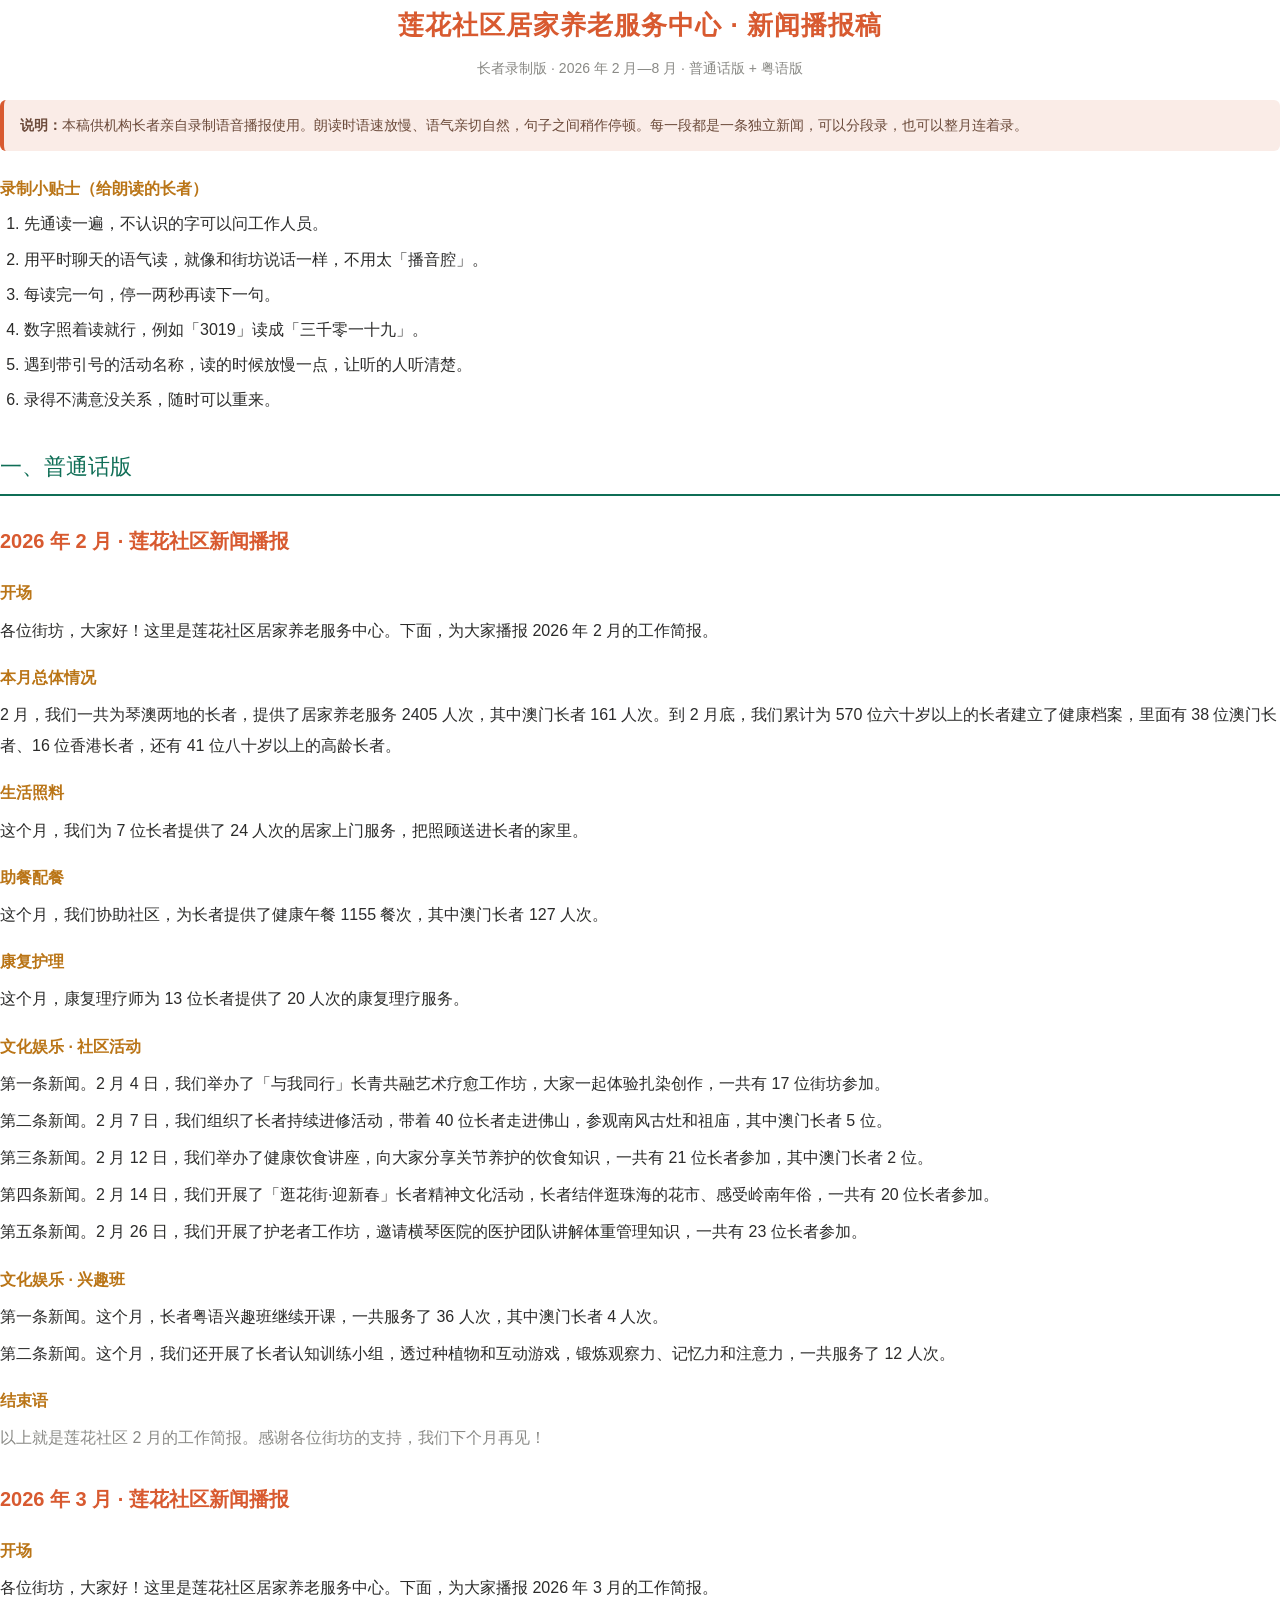
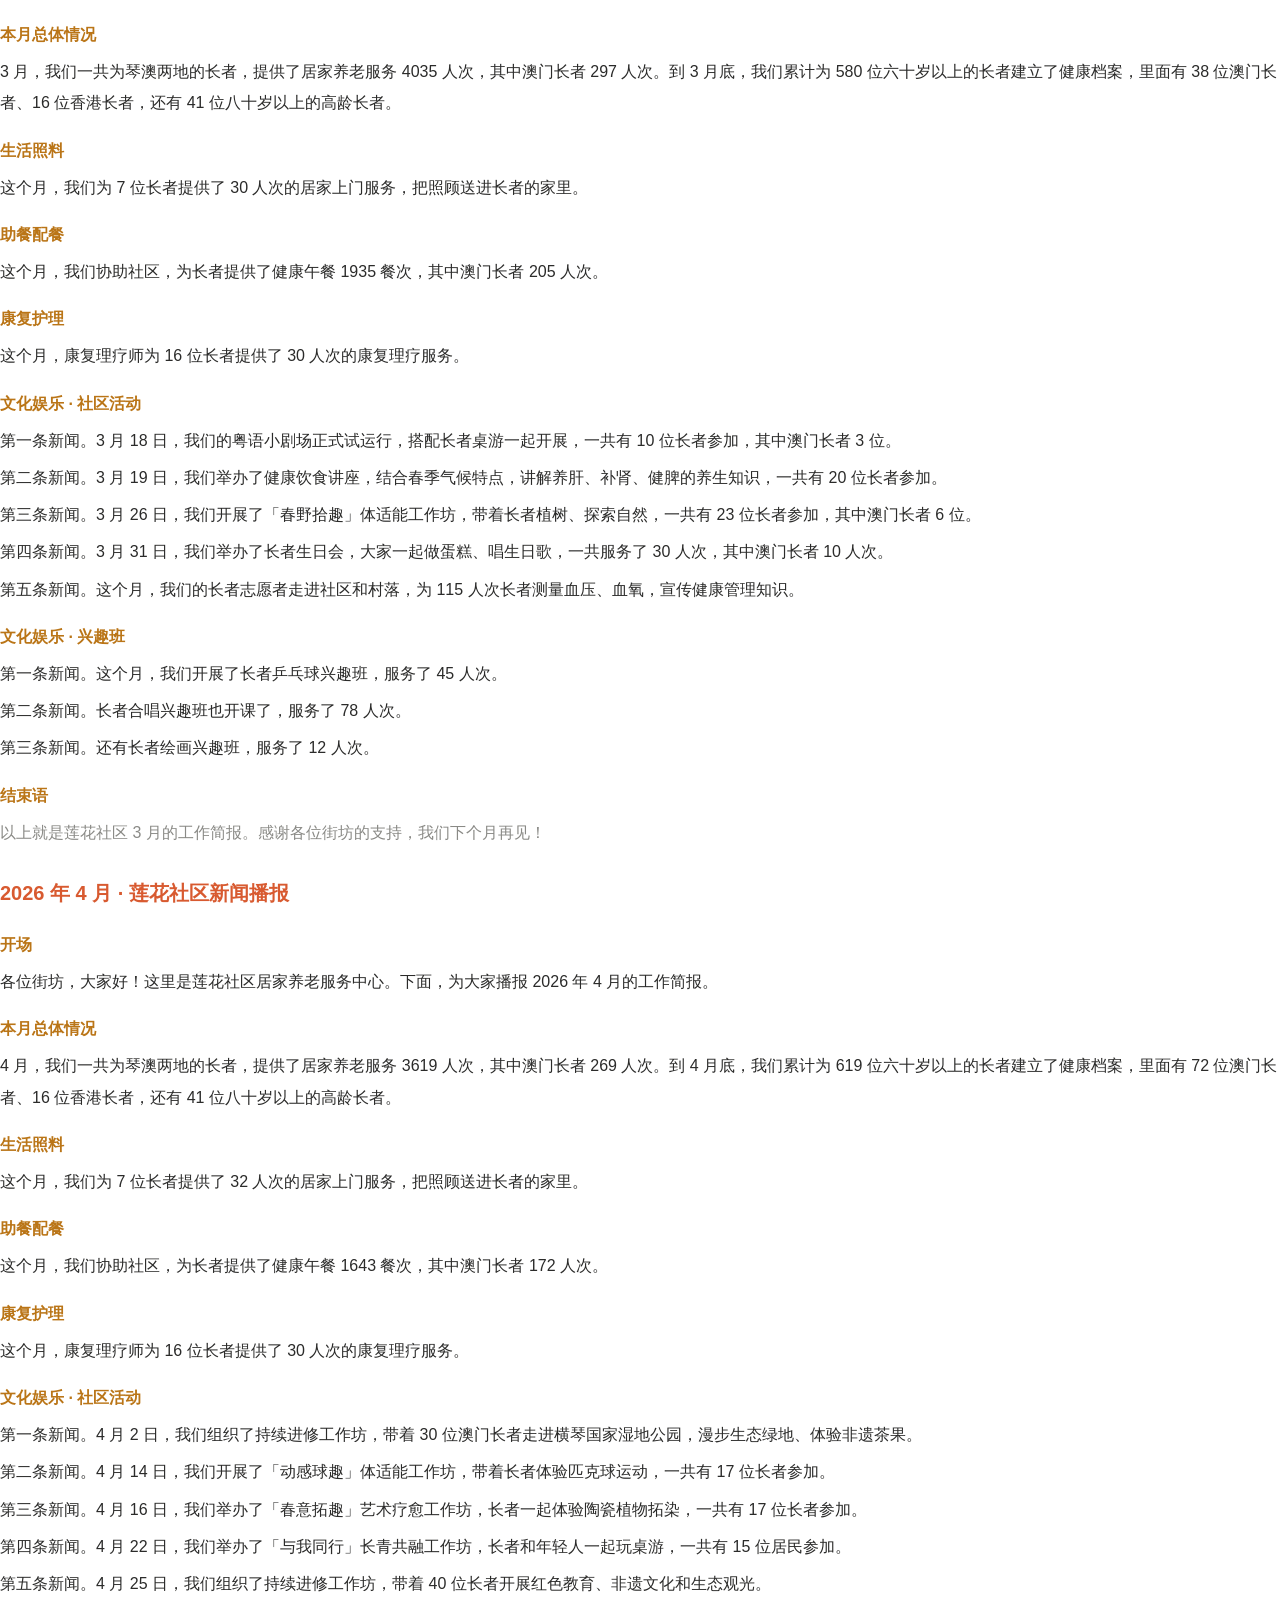
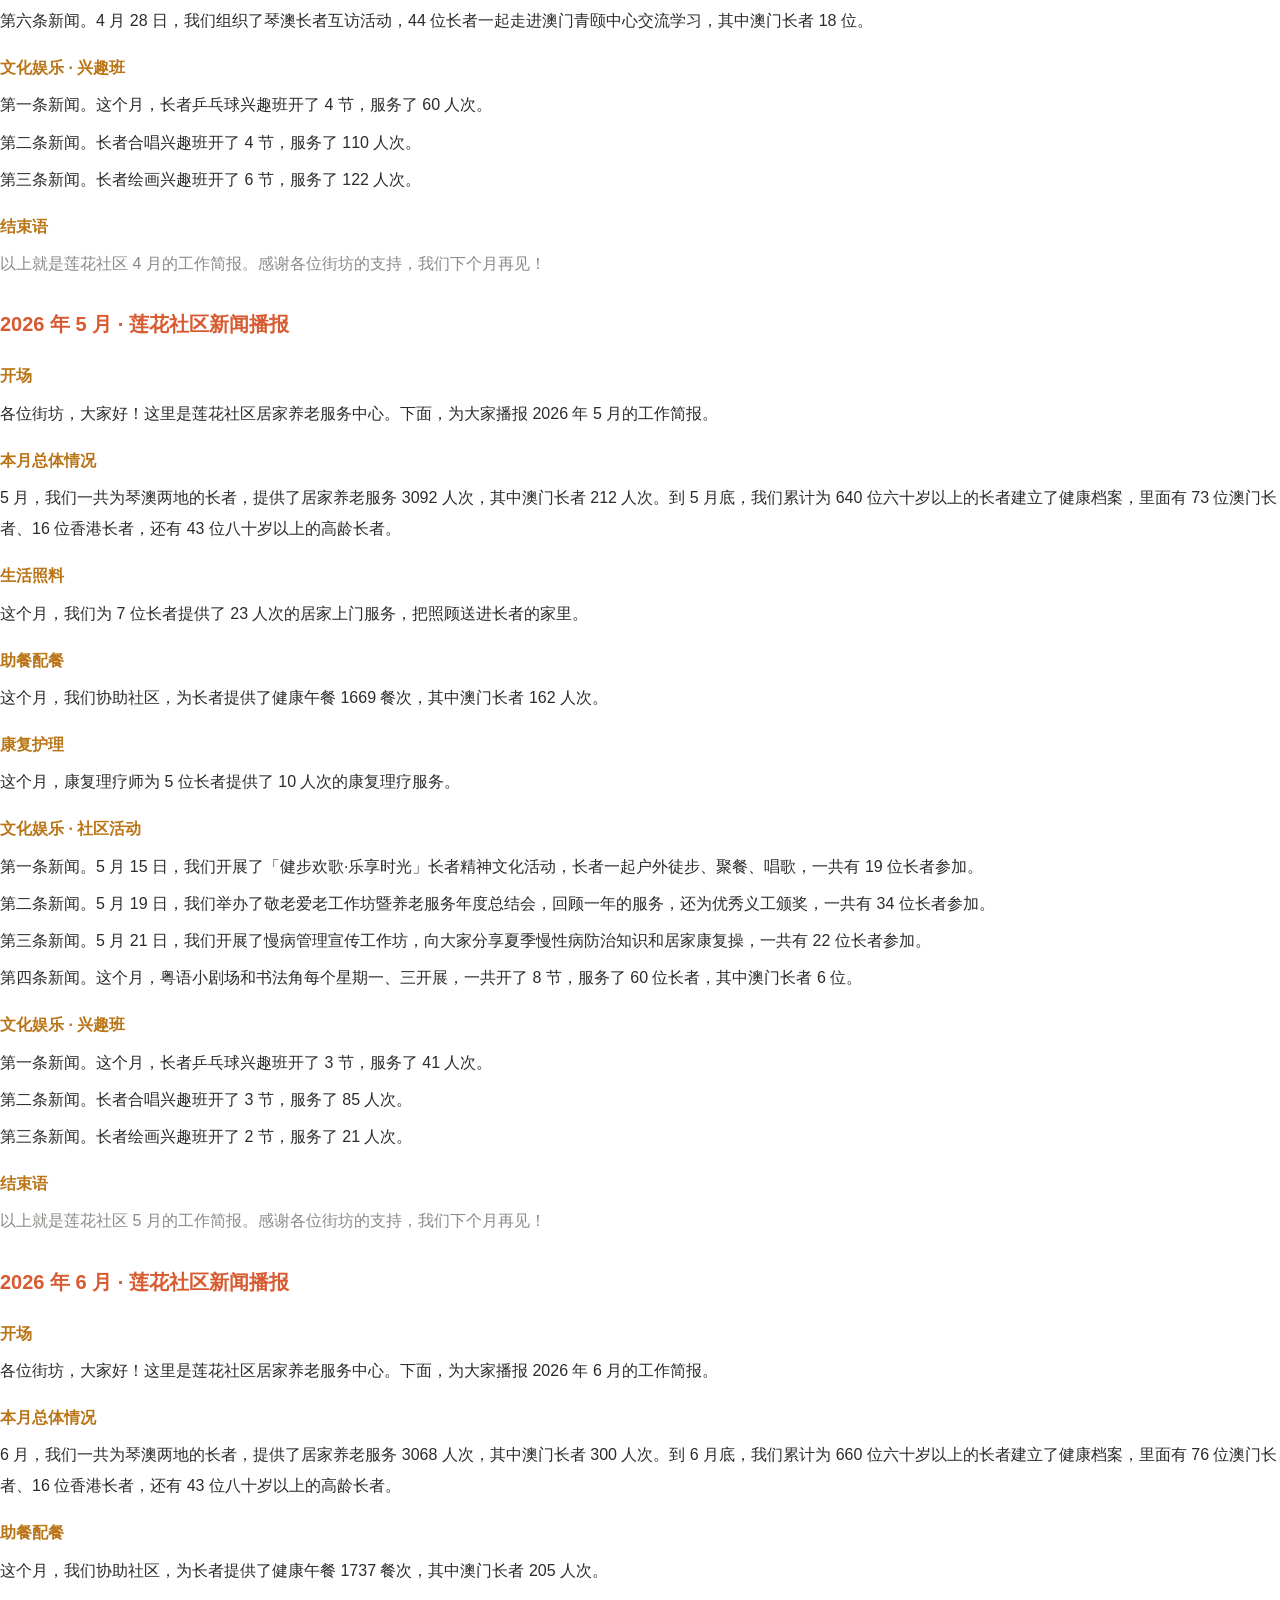
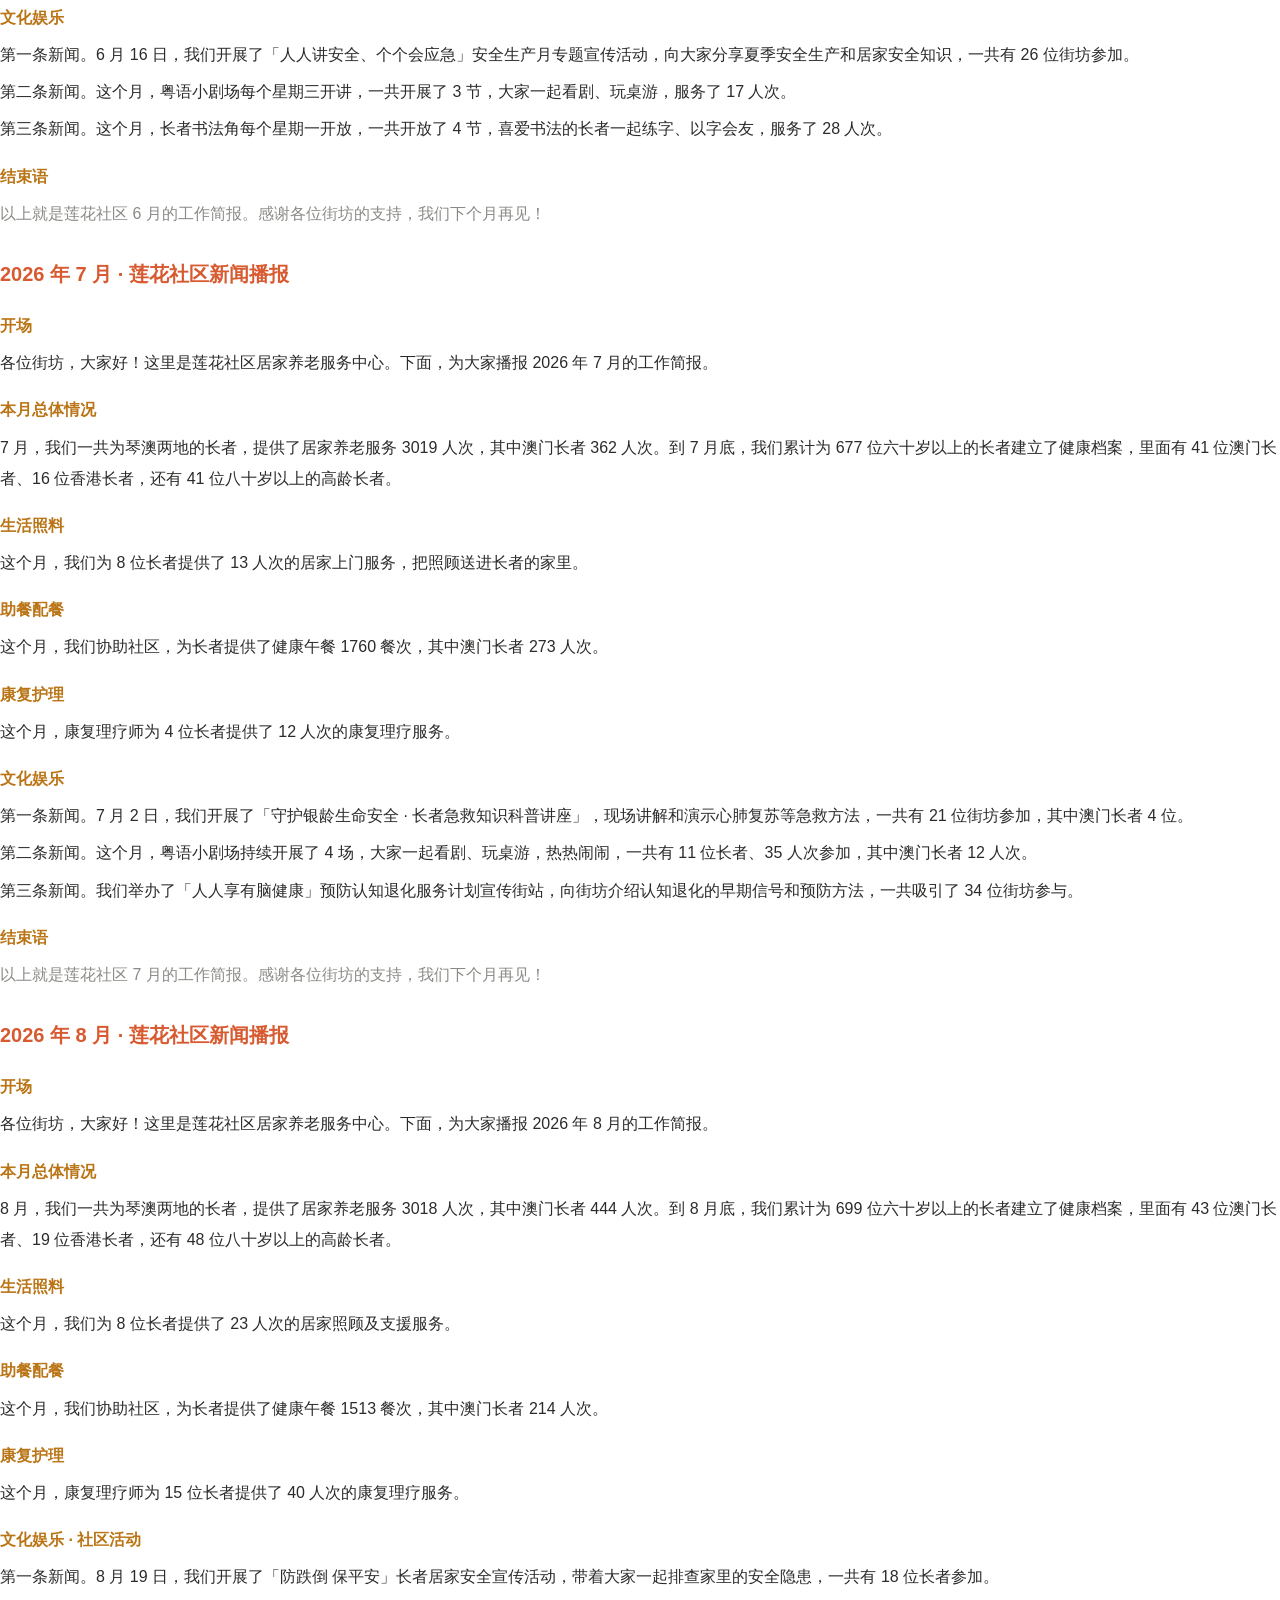
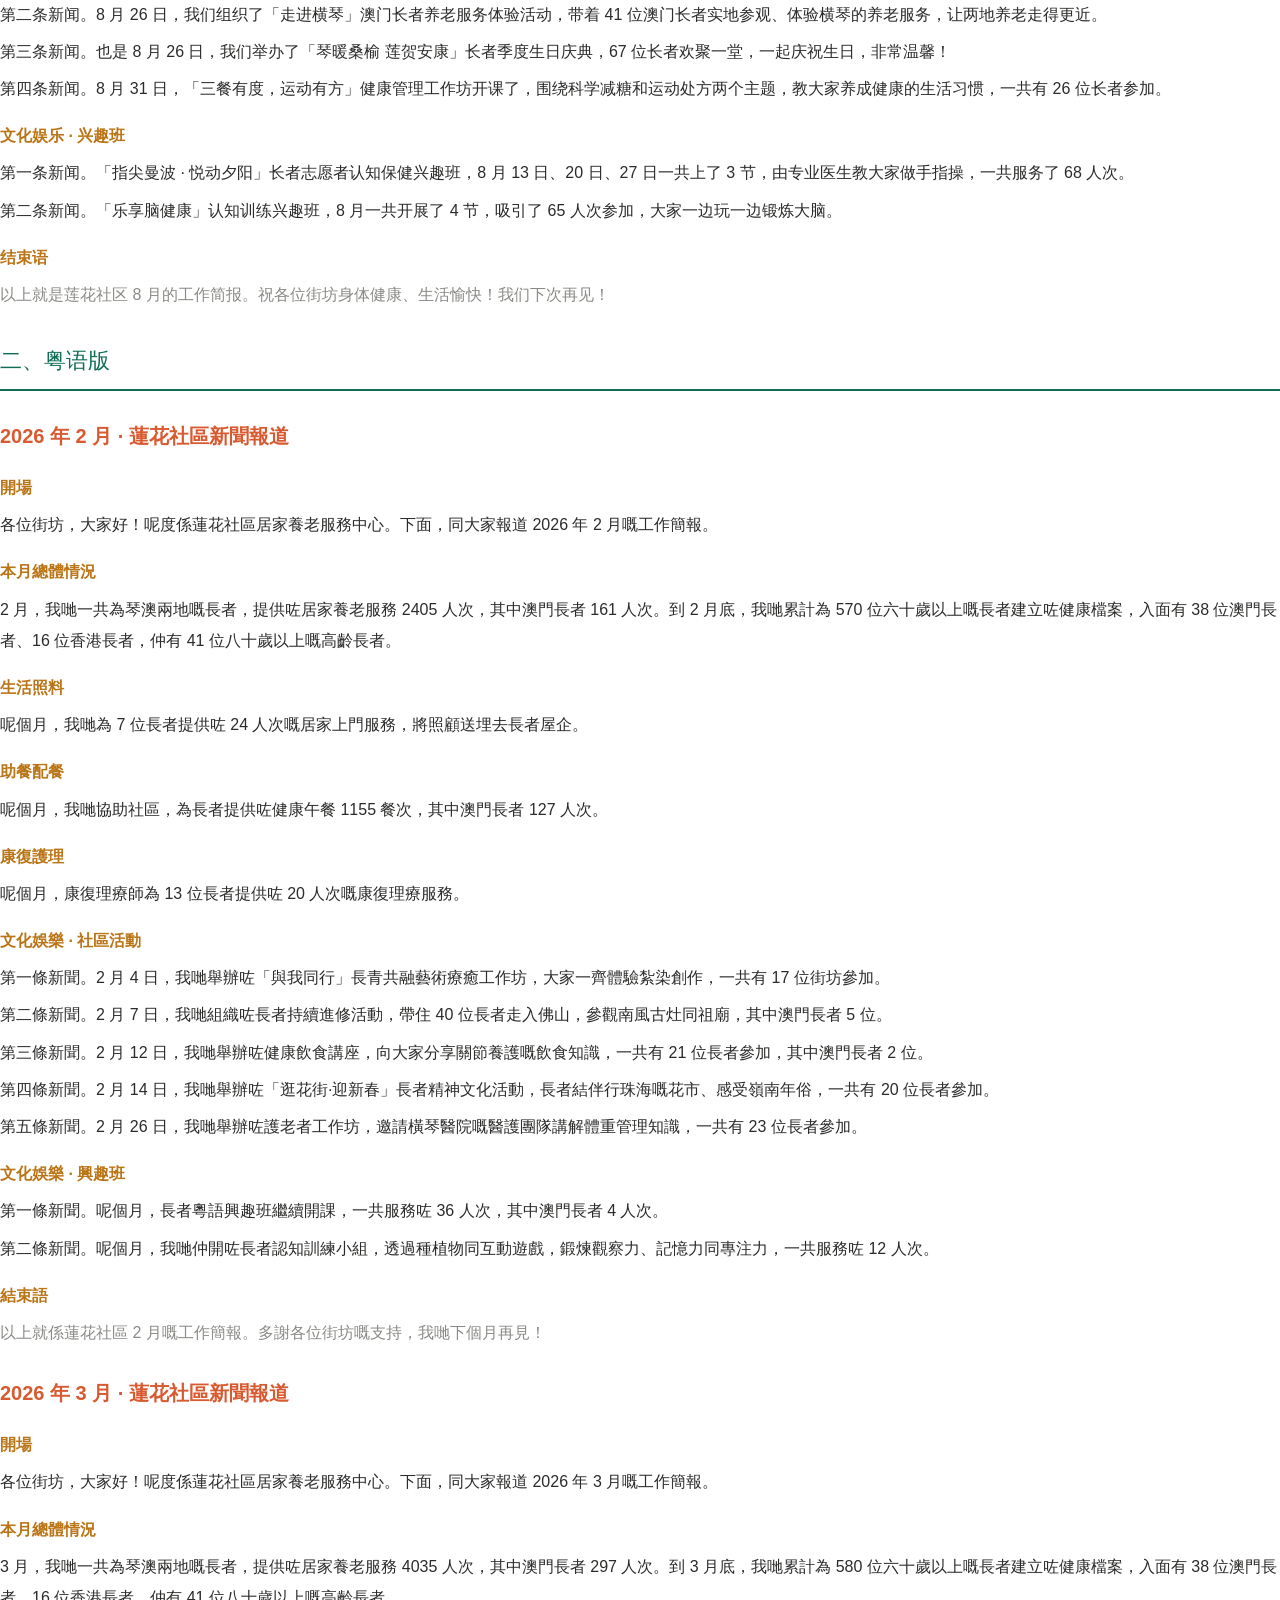
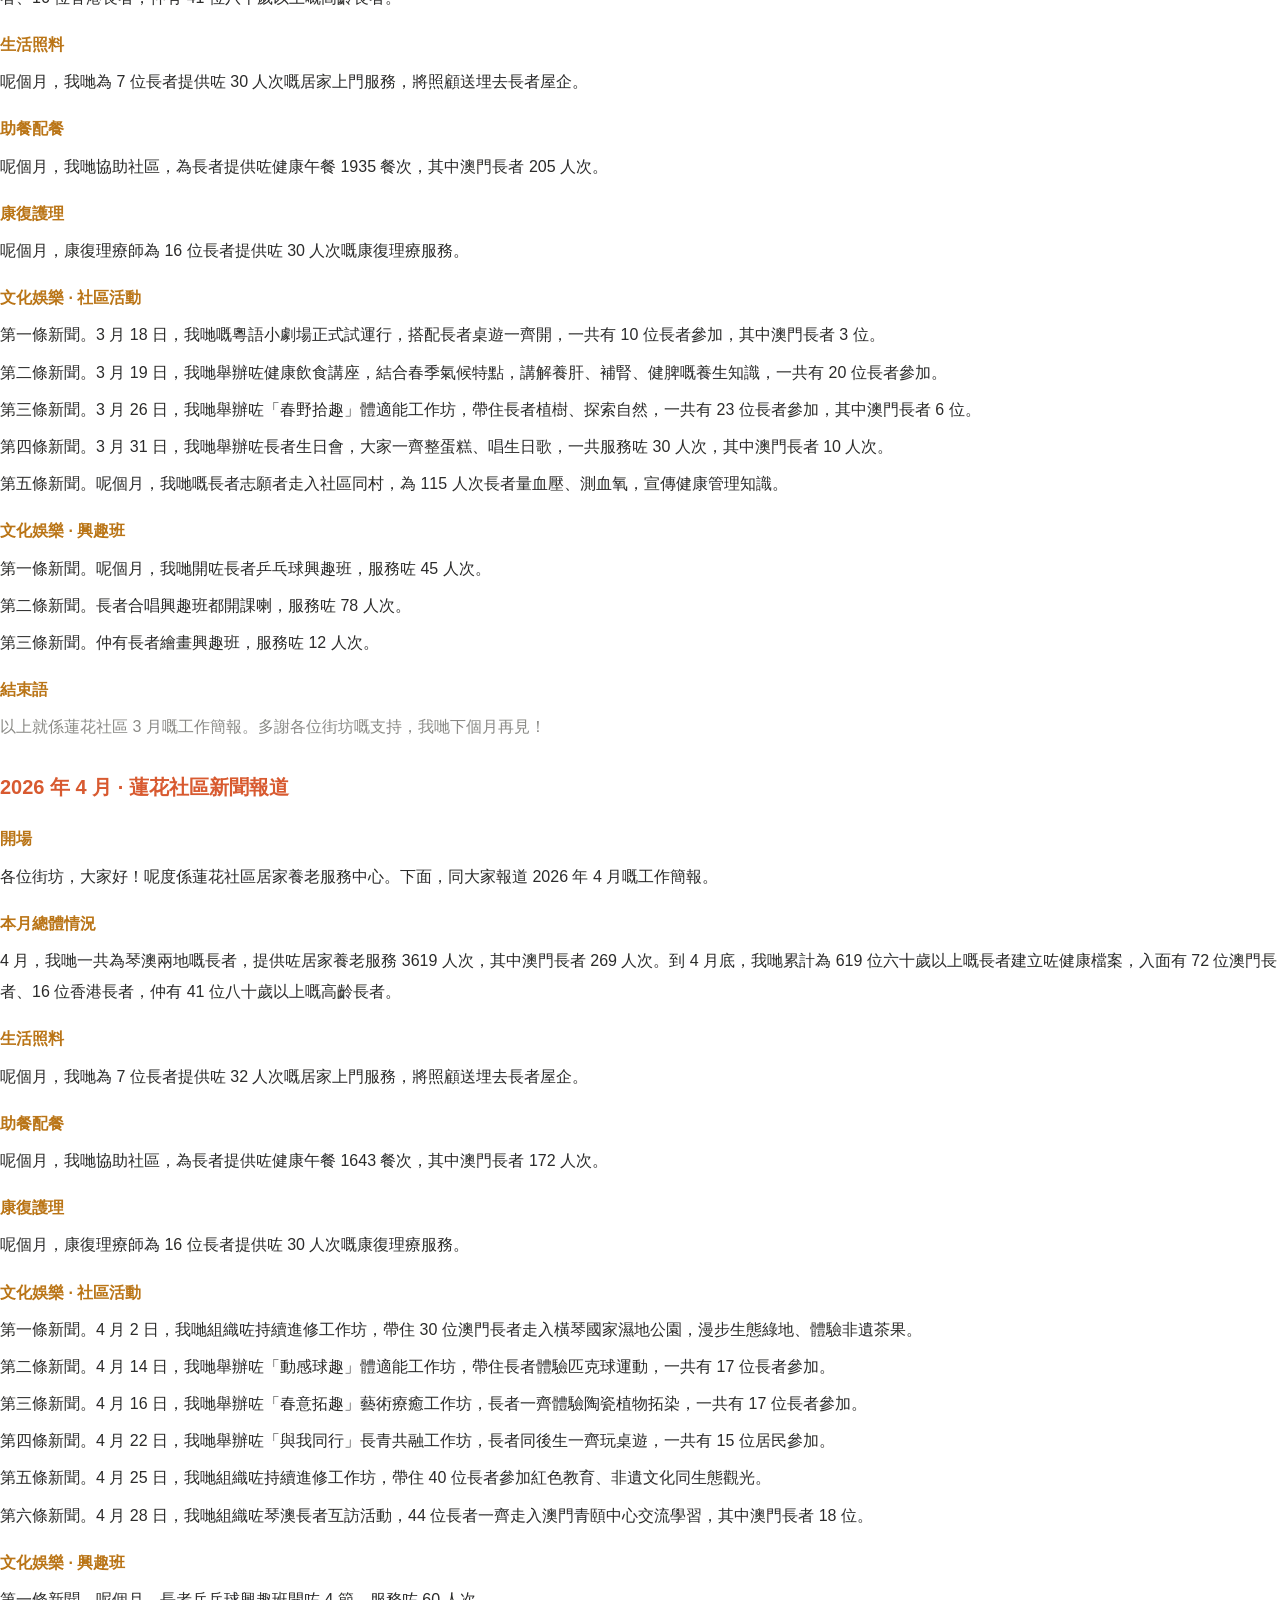
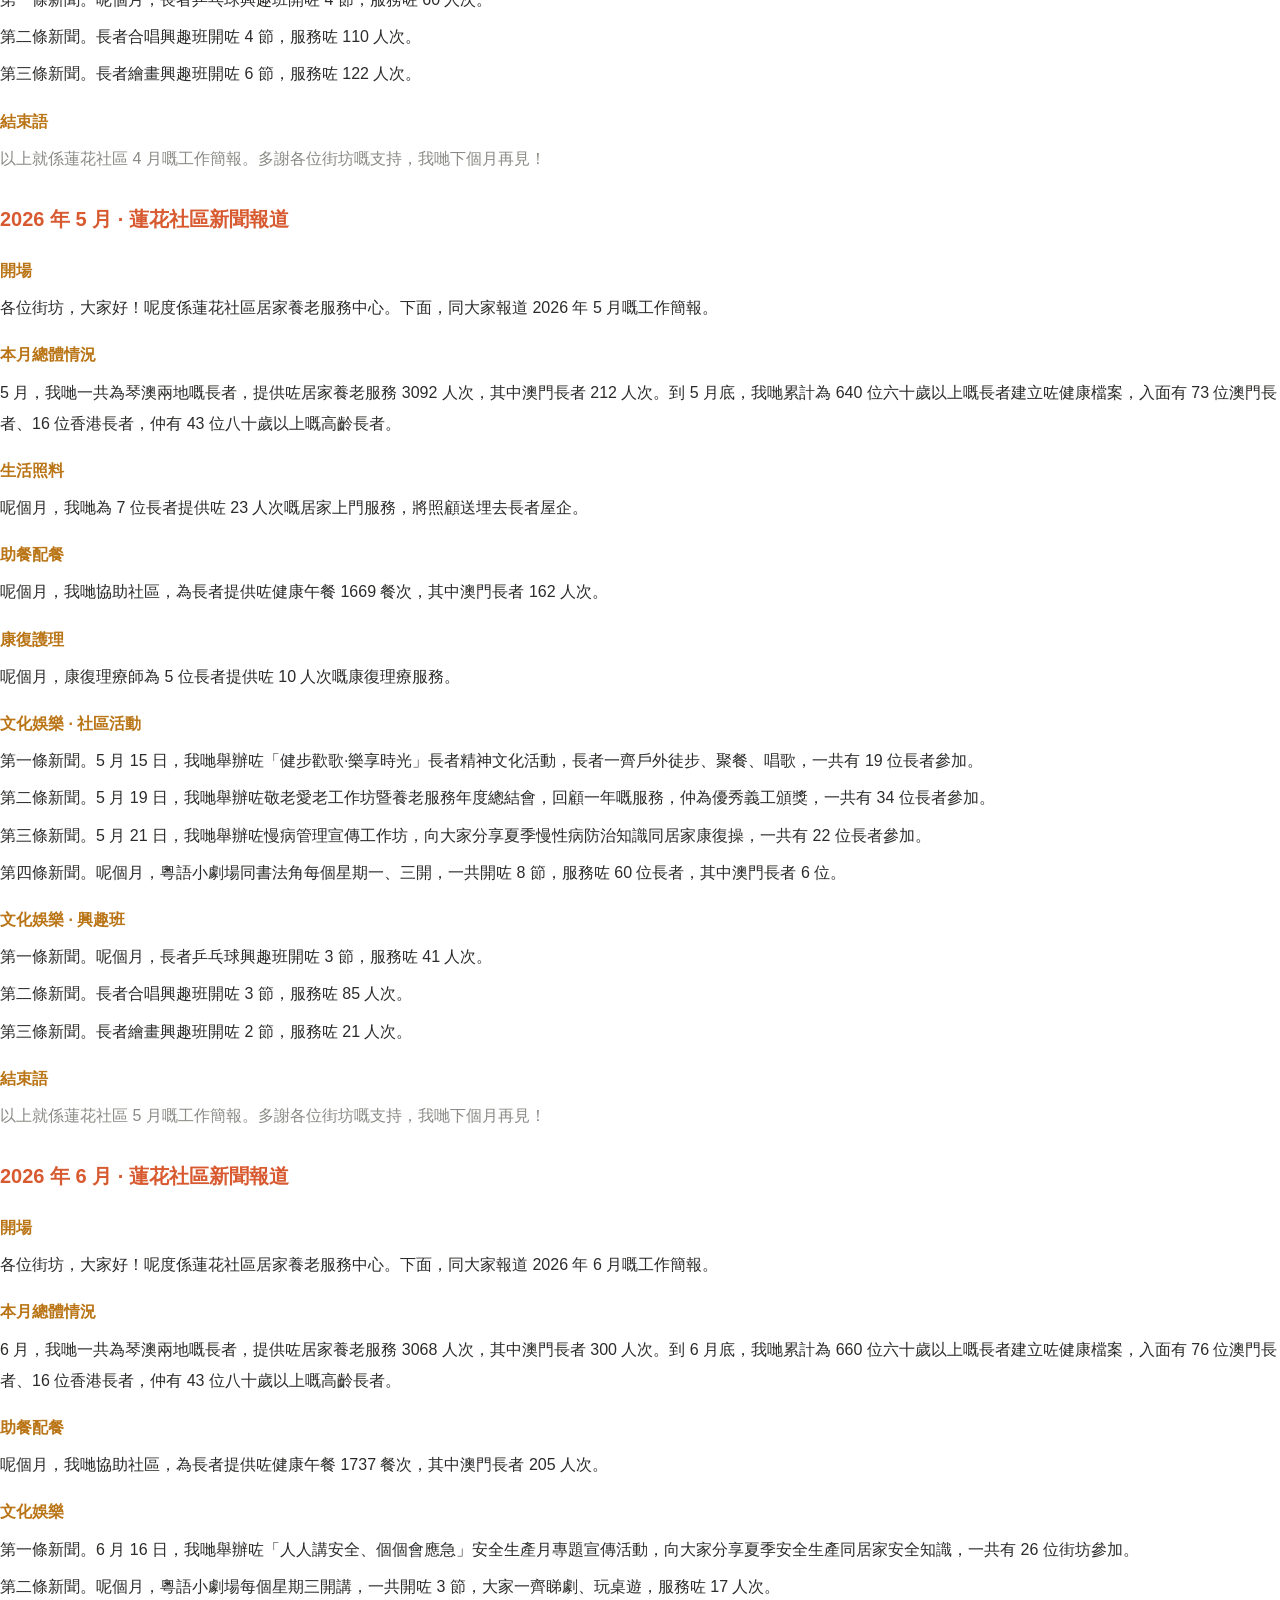
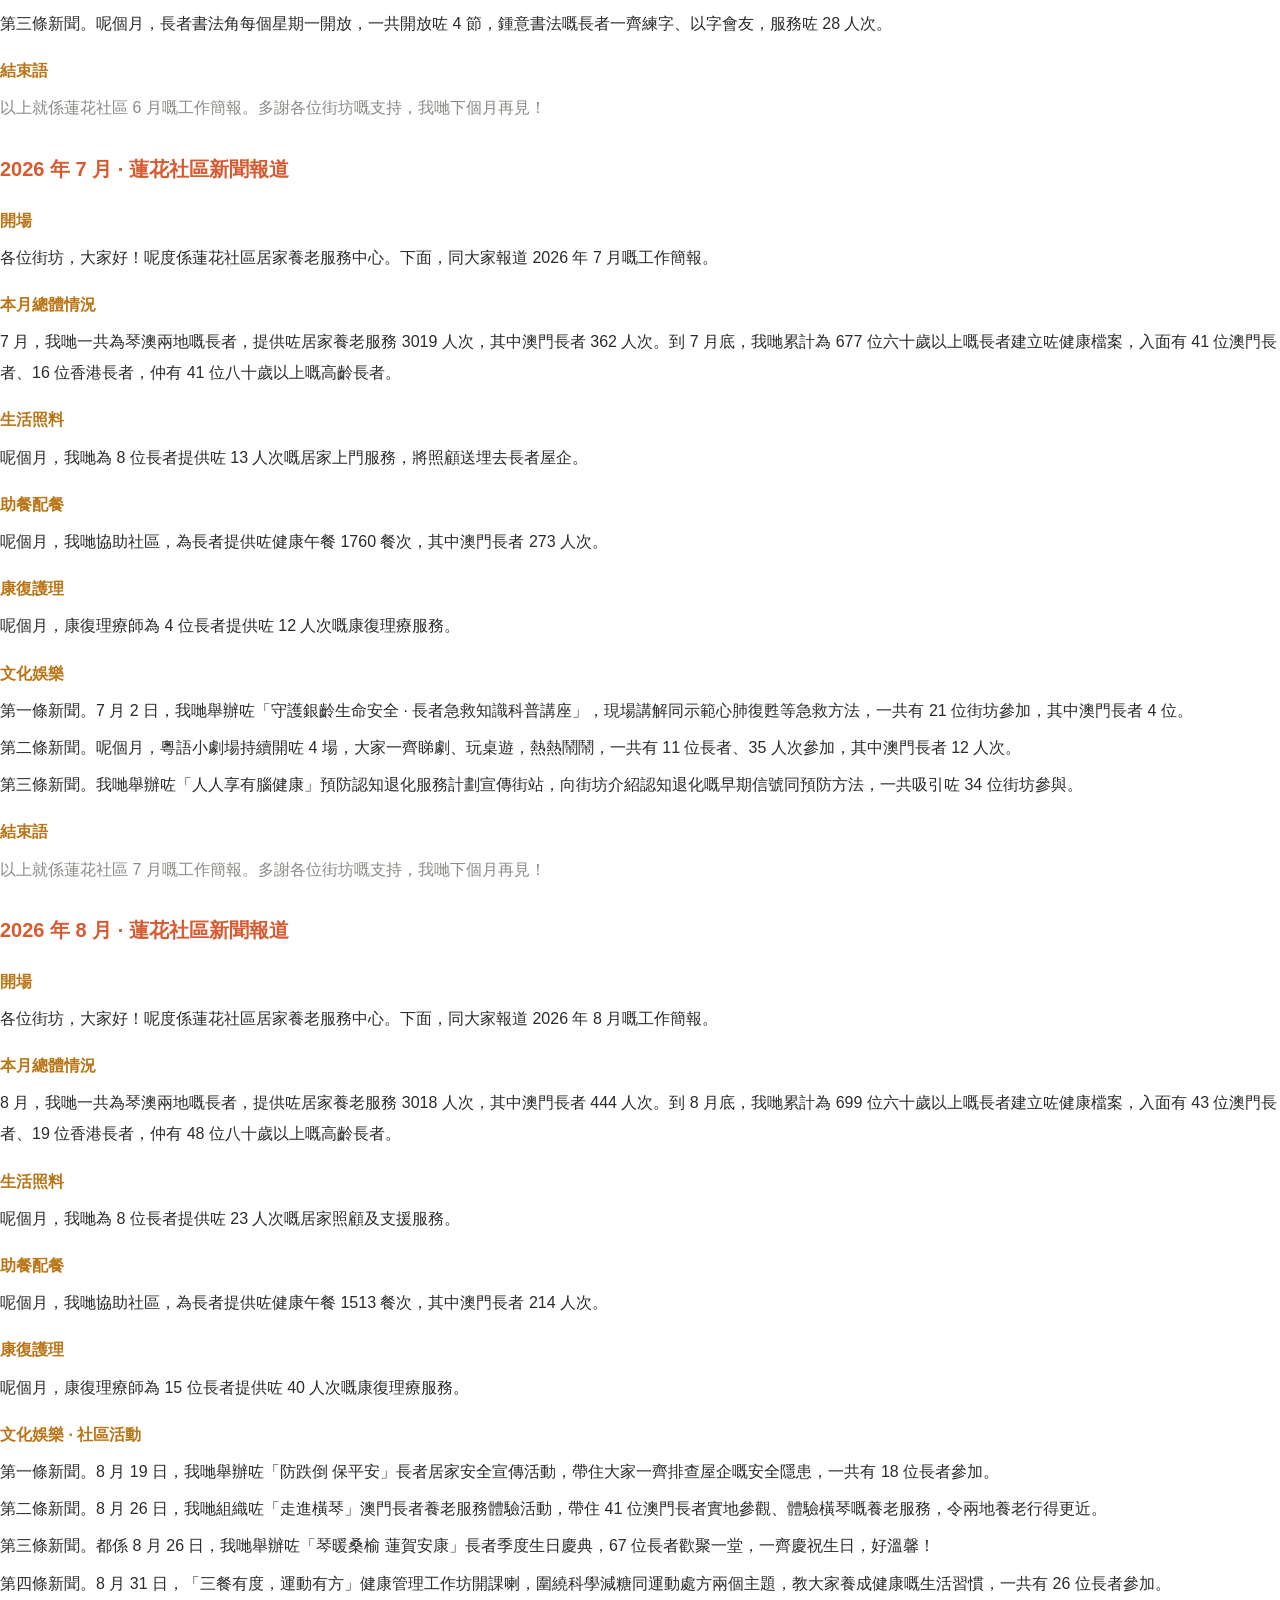
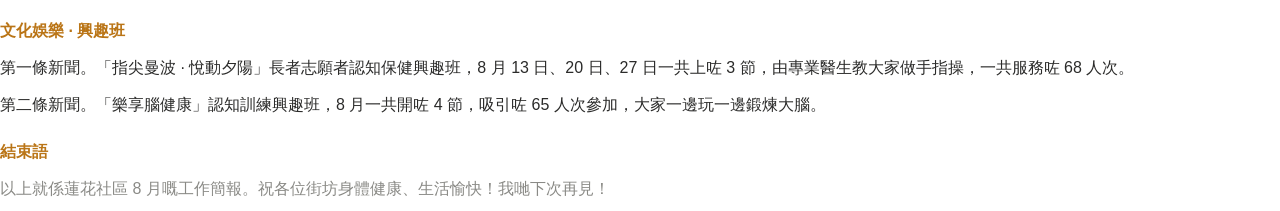
<file: 新闻播报稿_2-8月.html>
<!DOCTYPE html>
<html lang="zh-CN">
<head>
<meta charset="UTF-8">
<title>莲花社区居家养老服务中心 · 新闻播报稿（长者录制版）</title>
<style>
  @page { size: A4; margin: 16mm 15mm; }
  * { box-sizing: border-box; }
  body {
    font-family: "PingFang SC", "PingFang TC", "Hiragino Sans GB", "Microsoft YaHei", sans-serif;
    color: #2b2b2a;
    font-size: 16px;
    line-height: 1.95;
    margin: 0;
  }
  h1.title {
    font-size: 26px;
    text-align: center;
    color: #D85A30;
    margin: 0 0 4px;
    letter-spacing: 1px;
  }
  .subtitle { text-align: center; color: #8a8a86; font-size: 14px; margin: 0 0 18px; }
  .note {
    background: #FAECE7;
    border-left: 4px solid #D85A30;
    padding: 12px 16px;
    border-radius: 6px;
    font-size: 14px;
    color: #6b4a3a;
    margin-bottom: 22px;
  }
  .part {
    font-size: 22px;
    color: #0F6E56;
    border-bottom: 2px solid #0F6E56;
    padding-bottom: 6px;
    margin: 30px 0 14px;
  }
  h2 {
    font-size: 20px;
    color: #D85A30;
    margin: 26px 0 10px;
  }
  .sec {
    font-weight: 700;
    color: #BA7517;
    margin: 16px 0 4px;
    font-size: 16px;
  }
  p { margin: 6px 0; }
  .end { color: #8a8a86; }
  ol.tips { margin: 4px 0; padding-left: 24px; }
  ol.tips li { margin: 4px 0; }
  .pagebreak { page-break-before: always; }
</style>
</head>
<body>

<h1 class="title">莲花社区居家养老服务中心 · 新闻播报稿</h1>
<p class="subtitle">长者录制版 · 2026 年 2 月—8 月 · 普通话版 + 粤语版</p>

<div class="note">
<b>说明：</b>本稿供机构长者亲自录制语音播报使用。朗读时语速放慢、语气亲切自然，句子之间稍作停顿。每一段都是一条独立新闻，可以分段录，也可以整月连着录。
</div>

<div class="sec">录制小贴士（给朗读的长者）</div>
<ol class="tips">
  <li>先通读一遍，不认识的字可以问工作人员。</li>
  <li>用平时聊天的语气读，就像和街坊说话一样，不用太「播音腔」。</li>
  <li>每读完一句，停一两秒再读下一句。</li>
  <li>数字照着读就行，例如「3019」读成「三千零一十九」。</li>
  <li>遇到带引号的活动名称，读的时候放慢一点，让听的人听清楚。</li>
  <li>录得不满意没关系，随时可以重来。</li>
</ol>

<!-- ================= 普通话版 ================= -->
<div class="part pagebreak">一、普通话版</div>

<h2>2026 年 2 月 · 莲花社区新闻播报</h2>

<div class="sec">开场</div>
<p>各位街坊，大家好！这里是莲花社区居家养老服务中心。下面，为大家播报 2026 年 2 月的工作简报。</p>

<div class="sec">本月总体情况</div>
<p>2 月，我们一共为琴澳两地的长者，提供了居家养老服务 2405 人次，其中澳门长者 161 人次。到 2 月底，我们累计为 570 位六十岁以上的长者建立了健康档案，里面有 38 位澳门长者、16 位香港长者，还有 41 位八十岁以上的高龄长者。</p>

<div class="sec">生活照料</div>
<p>这个月，我们为 7 位长者提供了 24 人次的居家上门服务，把照顾送进长者的家里。</p>

<div class="sec">助餐配餐</div>
<p>这个月，我们协助社区，为长者提供了健康午餐 1155 餐次，其中澳门长者 127 人次。</p>

<div class="sec">康复护理</div>
<p>这个月，康复理疗师为 13 位长者提供了 20 人次的康复理疗服务。</p>

<div class="sec">文化娱乐 · 社区活动</div>
<p>第一条新闻。2 月 4 日，我们举办了「与我同行」长青共融艺术疗愈工作坊，大家一起体验扎染创作，一共有 17 位街坊参加。</p>
<p>第二条新闻。2 月 7 日，我们组织了长者持续进修活动，带着 40 位长者走进佛山，参观南风古灶和祖庙，其中澳门长者 5 位。</p>
<p>第三条新闻。2 月 12 日，我们举办了健康饮食讲座，向大家分享关节养护的饮食知识，一共有 21 位长者参加，其中澳门长者 2 位。</p>
<p>第四条新闻。2 月 14 日，我们开展了「逛花街·迎新春」长者精神文化活动，长者结伴逛珠海的花市、感受岭南年俗，一共有 20 位长者参加。</p>
<p>第五条新闻。2 月 26 日，我们开展了护老者工作坊，邀请横琴医院的医护团队讲解体重管理知识，一共有 23 位长者参加。</p>

<div class="sec">文化娱乐 · 兴趣班</div>
<p>第一条新闻。这个月，长者粤语兴趣班继续开课，一共服务了 36 人次，其中澳门长者 4 人次。</p>
<p>第二条新闻。这个月，我们还开展了长者认知训练小组，透过种植物和互动游戏，锻炼观察力、记忆力和注意力，一共服务了 12 人次。</p>

<div class="sec">结束语</div>
<p class="end">以上就是莲花社区 2 月的工作简报。感谢各位街坊的支持，我们下个月再见！</p>

<h2 class="pagebreak">2026 年 3 月 · 莲花社区新闻播报</h2>

<div class="sec">开场</div>
<p>各位街坊，大家好！这里是莲花社区居家养老服务中心。下面，为大家播报 2026 年 3 月的工作简报。</p>

<div class="sec">本月总体情况</div>
<p>3 月，我们一共为琴澳两地的长者，提供了居家养老服务 4035 人次，其中澳门长者 297 人次。到 3 月底，我们累计为 580 位六十岁以上的长者建立了健康档案，里面有 38 位澳门长者、16 位香港长者，还有 41 位八十岁以上的高龄长者。</p>

<div class="sec">生活照料</div>
<p>这个月，我们为 7 位长者提供了 30 人次的居家上门服务，把照顾送进长者的家里。</p>

<div class="sec">助餐配餐</div>
<p>这个月，我们协助社区，为长者提供了健康午餐 1935 餐次，其中澳门长者 205 人次。</p>

<div class="sec">康复护理</div>
<p>这个月，康复理疗师为 16 位长者提供了 30 人次的康复理疗服务。</p>

<div class="sec">文化娱乐 · 社区活动</div>
<p>第一条新闻。3 月 18 日，我们的粤语小剧场正式试运行，搭配长者桌游一起开展，一共有 10 位长者参加，其中澳门长者 3 位。</p>
<p>第二条新闻。3 月 19 日，我们举办了健康饮食讲座，结合春季气候特点，讲解养肝、补肾、健脾的养生知识，一共有 20 位长者参加。</p>
<p>第三条新闻。3 月 26 日，我们开展了「春野拾趣」体适能工作坊，带着长者植树、探索自然，一共有 23 位长者参加，其中澳门长者 6 位。</p>
<p>第四条新闻。3 月 31 日，我们举办了长者生日会，大家一起做蛋糕、唱生日歌，一共服务了 30 人次，其中澳门长者 10 人次。</p>
<p>第五条新闻。这个月，我们的长者志愿者走进社区和村落，为 115 人次长者测量血压、血氧，宣传健康管理知识。</p>

<div class="sec">文化娱乐 · 兴趣班</div>
<p>第一条新闻。这个月，我们开展了长者乒乓球兴趣班，服务了 45 人次。</p>
<p>第二条新闻。长者合唱兴趣班也开课了，服务了 78 人次。</p>
<p>第三条新闻。还有长者绘画兴趣班，服务了 12 人次。</p>

<div class="sec">结束语</div>
<p class="end">以上就是莲花社区 3 月的工作简报。感谢各位街坊的支持，我们下个月再见！</p>

<h2 class="pagebreak">2026 年 4 月 · 莲花社区新闻播报</h2>

<div class="sec">开场</div>
<p>各位街坊，大家好！这里是莲花社区居家养老服务中心。下面，为大家播报 2026 年 4 月的工作简报。</p>

<div class="sec">本月总体情况</div>
<p>4 月，我们一共为琴澳两地的长者，提供了居家养老服务 3619 人次，其中澳门长者 269 人次。到 4 月底，我们累计为 619 位六十岁以上的长者建立了健康档案，里面有 72 位澳门长者、16 位香港长者，还有 41 位八十岁以上的高龄长者。</p>

<div class="sec">生活照料</div>
<p>这个月，我们为 7 位长者提供了 32 人次的居家上门服务，把照顾送进长者的家里。</p>

<div class="sec">助餐配餐</div>
<p>这个月，我们协助社区，为长者提供了健康午餐 1643 餐次，其中澳门长者 172 人次。</p>

<div class="sec">康复护理</div>
<p>这个月，康复理疗师为 16 位长者提供了 30 人次的康复理疗服务。</p>

<div class="sec">文化娱乐 · 社区活动</div>
<p>第一条新闻。4 月 2 日，我们组织了持续进修工作坊，带着 30 位澳门长者走进横琴国家湿地公园，漫步生态绿地、体验非遗茶果。</p>
<p>第二条新闻。4 月 14 日，我们开展了「动感球趣」体适能工作坊，带着长者体验匹克球运动，一共有 17 位长者参加。</p>
<p>第三条新闻。4 月 16 日，我们举办了「春意拓趣」艺术疗愈工作坊，长者一起体验陶瓷植物拓染，一共有 17 位长者参加。</p>
<p>第四条新闻。4 月 22 日，我们举办了「与我同行」长青共融工作坊，长者和年轻人一起玩桌游，一共有 15 位居民参加。</p>
<p>第五条新闻。4 月 25 日，我们组织了持续进修工作坊，带着 40 位长者开展红色教育、非遗文化和生态观光。</p>
<p>第六条新闻。4 月 28 日，我们组织了琴澳长者互访活动，44 位长者一起走进澳门青颐中心交流学习，其中澳门长者 18 位。</p>

<div class="sec">文化娱乐 · 兴趣班</div>
<p>第一条新闻。这个月，长者乒乓球兴趣班开了 4 节，服务了 60 人次。</p>
<p>第二条新闻。长者合唱兴趣班开了 4 节，服务了 110 人次。</p>
<p>第三条新闻。长者绘画兴趣班开了 6 节，服务了 122 人次。</p>

<div class="sec">结束语</div>
<p class="end">以上就是莲花社区 4 月的工作简报。感谢各位街坊的支持，我们下个月再见！</p>

<h2 class="pagebreak">2026 年 5 月 · 莲花社区新闻播报</h2>

<div class="sec">开场</div>
<p>各位街坊，大家好！这里是莲花社区居家养老服务中心。下面，为大家播报 2026 年 5 月的工作简报。</p>

<div class="sec">本月总体情况</div>
<p>5 月，我们一共为琴澳两地的长者，提供了居家养老服务 3092 人次，其中澳门长者 212 人次。到 5 月底，我们累计为 640 位六十岁以上的长者建立了健康档案，里面有 73 位澳门长者、16 位香港长者，还有 43 位八十岁以上的高龄长者。</p>

<div class="sec">生活照料</div>
<p>这个月，我们为 7 位长者提供了 23 人次的居家上门服务，把照顾送进长者的家里。</p>

<div class="sec">助餐配餐</div>
<p>这个月，我们协助社区，为长者提供了健康午餐 1669 餐次，其中澳门长者 162 人次。</p>

<div class="sec">康复护理</div>
<p>这个月，康复理疗师为 5 位长者提供了 10 人次的康复理疗服务。</p>

<div class="sec">文化娱乐 · 社区活动</div>
<p>第一条新闻。5 月 15 日，我们开展了「健步欢歌·乐享时光」长者精神文化活动，长者一起户外徒步、聚餐、唱歌，一共有 19 位长者参加。</p>
<p>第二条新闻。5 月 19 日，我们举办了敬老爱老工作坊暨养老服务年度总结会，回顾一年的服务，还为优秀义工颁奖，一共有 34 位长者参加。</p>
<p>第三条新闻。5 月 21 日，我们开展了慢病管理宣传工作坊，向大家分享夏季慢性病防治知识和居家康复操，一共有 22 位长者参加。</p>
<p>第四条新闻。这个月，粤语小剧场和书法角每个星期一、三开展，一共开了 8 节，服务了 60 位长者，其中澳门长者 6 位。</p>

<div class="sec">文化娱乐 · 兴趣班</div>
<p>第一条新闻。这个月，长者乒乓球兴趣班开了 3 节，服务了 41 人次。</p>
<p>第二条新闻。长者合唱兴趣班开了 3 节，服务了 85 人次。</p>
<p>第三条新闻。长者绘画兴趣班开了 2 节，服务了 21 人次。</p>

<div class="sec">结束语</div>
<p class="end">以上就是莲花社区 5 月的工作简报。感谢各位街坊的支持，我们下个月再见！</p>

<h2 class="pagebreak">2026 年 6 月 · 莲花社区新闻播报</h2>

<div class="sec">开场</div>
<p>各位街坊，大家好！这里是莲花社区居家养老服务中心。下面，为大家播报 2026 年 6 月的工作简报。</p>

<div class="sec">本月总体情况</div>
<p>6 月，我们一共为琴澳两地的长者，提供了居家养老服务 3068 人次，其中澳门长者 300 人次。到 6 月底，我们累计为 660 位六十岁以上的长者建立了健康档案，里面有 76 位澳门长者、16 位香港长者，还有 43 位八十岁以上的高龄长者。</p>

<div class="sec">助餐配餐</div>
<p>这个月，我们协助社区，为长者提供了健康午餐 1737 餐次，其中澳门长者 205 人次。</p>

<div class="sec">文化娱乐</div>
<p>第一条新闻。6 月 16 日，我们开展了「人人讲安全、个个会应急」安全生产月专题宣传活动，向大家分享夏季安全生产和居家安全知识，一共有 26 位街坊参加。</p>
<p>第二条新闻。这个月，粤语小剧场每个星期三开讲，一共开展了 3 节，大家一起看剧、玩桌游，服务了 17 人次。</p>
<p>第三条新闻。这个月，长者书法角每个星期一开放，一共开放了 4 节，喜爱书法的长者一起练字、以字会友，服务了 28 人次。</p>

<div class="sec">结束语</div>
<p class="end">以上就是莲花社区 6 月的工作简报。感谢各位街坊的支持，我们下个月再见！</p>

<h2 class="pagebreak">2026 年 7 月 · 莲花社区新闻播报</h2>

<div class="sec">开场</div>
<p>各位街坊，大家好！这里是莲花社区居家养老服务中心。下面，为大家播报 2026 年 7 月的工作简报。</p>

<div class="sec">本月总体情况</div>
<p>7 月，我们一共为琴澳两地的长者，提供了居家养老服务 3019 人次，其中澳门长者 362 人次。到 7 月底，我们累计为 677 位六十岁以上的长者建立了健康档案，里面有 41 位澳门长者、16 位香港长者，还有 41 位八十岁以上的高龄长者。</p>

<div class="sec">生活照料</div>
<p>这个月，我们为 8 位长者提供了 13 人次的居家上门服务，把照顾送进长者的家里。</p>

<div class="sec">助餐配餐</div>
<p>这个月，我们协助社区，为长者提供了健康午餐 1760 餐次，其中澳门长者 273 人次。</p>

<div class="sec">康复护理</div>
<p>这个月，康复理疗师为 4 位长者提供了 12 人次的康复理疗服务。</p>

<div class="sec">文化娱乐</div>
<p>第一条新闻。7 月 2 日，我们开展了「守护银龄生命安全 · 长者急救知识科普讲座」，现场讲解和演示心肺复苏等急救方法，一共有 21 位街坊参加，其中澳门长者 4 位。</p>
<p>第二条新闻。这个月，粤语小剧场持续开展了 4 场，大家一起看剧、玩桌游，热热闹闹，一共有 11 位长者、35 人次参加，其中澳门长者 12 人次。</p>
<p>第三条新闻。我们举办了「人人享有脑健康」预防认知退化服务计划宣传街站，向街坊介绍认知退化的早期信号和预防方法，一共吸引了 34 位街坊参与。</p>

<div class="sec">结束语</div>
<p class="end">以上就是莲花社区 7 月的工作简报。感谢各位街坊的支持，我们下个月再见！</p>

<h2 class="pagebreak">2026 年 8 月 · 莲花社区新闻播报</h2>

<div class="sec">开场</div>
<p>各位街坊，大家好！这里是莲花社区居家养老服务中心。下面，为大家播报 2026 年 8 月的工作简报。</p>

<div class="sec">本月总体情况</div>
<p>8 月，我们一共为琴澳两地的长者，提供了居家养老服务 3018 人次，其中澳门长者 444 人次。到 8 月底，我们累计为 699 位六十岁以上的长者建立了健康档案，里面有 43 位澳门长者、19 位香港长者，还有 48 位八十岁以上的高龄长者。</p>

<div class="sec">生活照料</div>
<p>这个月，我们为 8 位长者提供了 23 人次的居家照顾及支援服务。</p>

<div class="sec">助餐配餐</div>
<p>这个月，我们协助社区，为长者提供了健康午餐 1513 餐次，其中澳门长者 214 人次。</p>

<div class="sec">康复护理</div>
<p>这个月，康复理疗师为 15 位长者提供了 40 人次的康复理疗服务。</p>

<div class="sec">文化娱乐 · 社区活动</div>
<p>第一条新闻。8 月 19 日，我们开展了「防跌倒 保平安」长者居家安全宣传活动，带着大家一起排查家里的安全隐患，一共有 18 位长者参加。</p>
<p>第二条新闻。8 月 26 日，我们组织了「走进横琴」澳门长者养老服务体验活动，带着 41 位澳门长者实地参观、体验横琴的养老服务，让两地养老走得更近。</p>
<p>第三条新闻。也是 8 月 26 日，我们举办了「琴暖桑榆 莲贺安康」长者季度生日庆典，67 位长者欢聚一堂，一起庆祝生日，非常温馨！</p>
<p>第四条新闻。8 月 31 日，「三餐有度，运动有方」健康管理工作坊开课了，围绕科学减糖和运动处方两个主题，教大家养成健康的生活习惯，一共有 26 位长者参加。</p>

<div class="sec">文化娱乐 · 兴趣班</div>
<p>第一条新闻。「指尖曼波 · 悦动夕阳」长者志愿者认知保健兴趣班，8 月 13 日、20 日、27 日一共上了 3 节，由专业医生教大家做手指操，一共服务了 68 人次。</p>
<p>第二条新闻。「乐享脑健康」认知训练兴趣班，8 月一共开展了 4 节，吸引了 65 人次参加，大家一边玩一边锻炼大脑。</p>

<div class="sec">结束语</div>
<p class="end">以上就是莲花社区 8 月的工作简报。祝各位街坊身体健康、生活愉快！我们下次再见！</p>

<!-- ================= 粤语版 ================= -->
<div class="part pagebreak">二、粤语版</div>

<h2>2026 年 2 月 · 蓮花社區新聞報道</h2>

<div class="sec">開場</div>
<p>各位街坊，大家好！呢度係蓮花社區居家養老服務中心。下面，同大家報道 2026 年 2 月嘅工作簡報。</p>

<div class="sec">本月總體情況</div>
<p>2 月，我哋一共為琴澳兩地嘅長者，提供咗居家養老服務 2405 人次，其中澳門長者 161 人次。到 2 月底，我哋累計為 570 位六十歲以上嘅長者建立咗健康檔案，入面有 38 位澳門長者、16 位香港長者，仲有 41 位八十歲以上嘅高齡長者。</p>

<div class="sec">生活照料</div>
<p>呢個月，我哋為 7 位長者提供咗 24 人次嘅居家上門服務，將照顧送埋去長者屋企。</p>

<div class="sec">助餐配餐</div>
<p>呢個月，我哋協助社區，為長者提供咗健康午餐 1155 餐次，其中澳門長者 127 人次。</p>

<div class="sec">康復護理</div>
<p>呢個月，康復理療師為 13 位長者提供咗 20 人次嘅康復理療服務。</p>

<div class="sec">文化娛樂 · 社區活動</div>
<p>第一條新聞。2 月 4 日，我哋舉辦咗「與我同行」長青共融藝術療癒工作坊，大家一齊體驗紮染創作，一共有 17 位街坊參加。</p>
<p>第二條新聞。2 月 7 日，我哋組織咗長者持續進修活動，帶住 40 位長者走入佛山，參觀南風古灶同祖廟，其中澳門長者 5 位。</p>
<p>第三條新聞。2 月 12 日，我哋舉辦咗健康飲食講座，向大家分享關節養護嘅飲食知識，一共有 21 位長者參加，其中澳門長者 2 位。</p>
<p>第四條新聞。2 月 14 日，我哋舉辦咗「逛花街·迎新春」長者精神文化活動，長者結伴行珠海嘅花市、感受嶺南年俗，一共有 20 位長者參加。</p>
<p>第五條新聞。2 月 26 日，我哋舉辦咗護老者工作坊，邀請橫琴醫院嘅醫護團隊講解體重管理知識，一共有 23 位長者參加。</p>

<div class="sec">文化娛樂 · 興趣班</div>
<p>第一條新聞。呢個月，長者粵語興趣班繼續開課，一共服務咗 36 人次，其中澳門長者 4 人次。</p>
<p>第二條新聞。呢個月，我哋仲開咗長者認知訓練小組，透過種植物同互動遊戲，鍛煉觀察力、記憶力同專注力，一共服務咗 12 人次。</p>

<div class="sec">結束語</div>
<p class="end">以上就係蓮花社區 2 月嘅工作簡報。多謝各位街坊嘅支持，我哋下個月再見！</p>

<h2 class="pagebreak">2026 年 3 月 · 蓮花社區新聞報道</h2>

<div class="sec">開場</div>
<p>各位街坊，大家好！呢度係蓮花社區居家養老服務中心。下面，同大家報道 2026 年 3 月嘅工作簡報。</p>

<div class="sec">本月總體情況</div>
<p>3 月，我哋一共為琴澳兩地嘅長者，提供咗居家養老服務 4035 人次，其中澳門長者 297 人次。到 3 月底，我哋累計為 580 位六十歲以上嘅長者建立咗健康檔案，入面有 38 位澳門長者、16 位香港長者，仲有 41 位八十歲以上嘅高齡長者。</p>

<div class="sec">生活照料</div>
<p>呢個月，我哋為 7 位長者提供咗 30 人次嘅居家上門服務，將照顧送埋去長者屋企。</p>

<div class="sec">助餐配餐</div>
<p>呢個月，我哋協助社區，為長者提供咗健康午餐 1935 餐次，其中澳門長者 205 人次。</p>

<div class="sec">康復護理</div>
<p>呢個月，康復理療師為 16 位長者提供咗 30 人次嘅康復理療服務。</p>

<div class="sec">文化娛樂 · 社區活動</div>
<p>第一條新聞。3 月 18 日，我哋嘅粵語小劇場正式試運行，搭配長者桌遊一齊開，一共有 10 位長者參加，其中澳門長者 3 位。</p>
<p>第二條新聞。3 月 19 日，我哋舉辦咗健康飲食講座，結合春季氣候特點，講解養肝、補腎、健脾嘅養生知識，一共有 20 位長者參加。</p>
<p>第三條新聞。3 月 26 日，我哋舉辦咗「春野拾趣」體適能工作坊，帶住長者植樹、探索自然，一共有 23 位長者參加，其中澳門長者 6 位。</p>
<p>第四條新聞。3 月 31 日，我哋舉辦咗長者生日會，大家一齊整蛋糕、唱生日歌，一共服務咗 30 人次，其中澳門長者 10 人次。</p>
<p>第五條新聞。呢個月，我哋嘅長者志願者走入社區同村，為 115 人次長者量血壓、測血氧，宣傳健康管理知識。</p>

<div class="sec">文化娛樂 · 興趣班</div>
<p>第一條新聞。呢個月，我哋開咗長者乒乓球興趣班，服務咗 45 人次。</p>
<p>第二條新聞。長者合唱興趣班都開課喇，服務咗 78 人次。</p>
<p>第三條新聞。仲有長者繪畫興趣班，服務咗 12 人次。</p>

<div class="sec">結束語</div>
<p class="end">以上就係蓮花社區 3 月嘅工作簡報。多謝各位街坊嘅支持，我哋下個月再見！</p>

<h2 class="pagebreak">2026 年 4 月 · 蓮花社區新聞報道</h2>

<div class="sec">開場</div>
<p>各位街坊，大家好！呢度係蓮花社區居家養老服務中心。下面，同大家報道 2026 年 4 月嘅工作簡報。</p>

<div class="sec">本月總體情況</div>
<p>4 月，我哋一共為琴澳兩地嘅長者，提供咗居家養老服務 3619 人次，其中澳門長者 269 人次。到 4 月底，我哋累計為 619 位六十歲以上嘅長者建立咗健康檔案，入面有 72 位澳門長者、16 位香港長者，仲有 41 位八十歲以上嘅高齡長者。</p>

<div class="sec">生活照料</div>
<p>呢個月，我哋為 7 位長者提供咗 32 人次嘅居家上門服務，將照顧送埋去長者屋企。</p>

<div class="sec">助餐配餐</div>
<p>呢個月，我哋協助社區，為長者提供咗健康午餐 1643 餐次，其中澳門長者 172 人次。</p>

<div class="sec">康復護理</div>
<p>呢個月，康復理療師為 16 位長者提供咗 30 人次嘅康復理療服務。</p>

<div class="sec">文化娛樂 · 社區活動</div>
<p>第一條新聞。4 月 2 日，我哋組織咗持續進修工作坊，帶住 30 位澳門長者走入橫琴國家濕地公園，漫步生態綠地、體驗非遺茶果。</p>
<p>第二條新聞。4 月 14 日，我哋舉辦咗「動感球趣」體適能工作坊，帶住長者體驗匹克球運動，一共有 17 位長者參加。</p>
<p>第三條新聞。4 月 16 日，我哋舉辦咗「春意拓趣」藝術療癒工作坊，長者一齊體驗陶瓷植物拓染，一共有 17 位長者參加。</p>
<p>第四條新聞。4 月 22 日，我哋舉辦咗「與我同行」長青共融工作坊，長者同後生一齊玩桌遊，一共有 15 位居民參加。</p>
<p>第五條新聞。4 月 25 日，我哋組織咗持續進修工作坊，帶住 40 位長者參加紅色教育、非遺文化同生態觀光。</p>
<p>第六條新聞。4 月 28 日，我哋組織咗琴澳長者互訪活動，44 位長者一齊走入澳門青頤中心交流學習，其中澳門長者 18 位。</p>

<div class="sec">文化娛樂 · 興趣班</div>
<p>第一條新聞。呢個月，長者乒乓球興趣班開咗 4 節，服務咗 60 人次。</p>
<p>第二條新聞。長者合唱興趣班開咗 4 節，服務咗 110 人次。</p>
<p>第三條新聞。長者繪畫興趣班開咗 6 節，服務咗 122 人次。</p>

<div class="sec">結束語</div>
<p class="end">以上就係蓮花社區 4 月嘅工作簡報。多謝各位街坊嘅支持，我哋下個月再見！</p>

<h2 class="pagebreak">2026 年 5 月 · 蓮花社區新聞報道</h2>

<div class="sec">開場</div>
<p>各位街坊，大家好！呢度係蓮花社區居家養老服務中心。下面，同大家報道 2026 年 5 月嘅工作簡報。</p>

<div class="sec">本月總體情況</div>
<p>5 月，我哋一共為琴澳兩地嘅長者，提供咗居家養老服務 3092 人次，其中澳門長者 212 人次。到 5 月底，我哋累計為 640 位六十歲以上嘅長者建立咗健康檔案，入面有 73 位澳門長者、16 位香港長者，仲有 43 位八十歲以上嘅高齡長者。</p>

<div class="sec">生活照料</div>
<p>呢個月，我哋為 7 位長者提供咗 23 人次嘅居家上門服務，將照顧送埋去長者屋企。</p>

<div class="sec">助餐配餐</div>
<p>呢個月，我哋協助社區，為長者提供咗健康午餐 1669 餐次，其中澳門長者 162 人次。</p>

<div class="sec">康復護理</div>
<p>呢個月，康復理療師為 5 位長者提供咗 10 人次嘅康復理療服務。</p>

<div class="sec">文化娛樂 · 社區活動</div>
<p>第一條新聞。5 月 15 日，我哋舉辦咗「健步歡歌·樂享時光」長者精神文化活動，長者一齊戶外徒步、聚餐、唱歌，一共有 19 位長者參加。</p>
<p>第二條新聞。5 月 19 日，我哋舉辦咗敬老愛老工作坊暨養老服務年度總結會，回顧一年嘅服務，仲為優秀義工頒獎，一共有 34 位長者參加。</p>
<p>第三條新聞。5 月 21 日，我哋舉辦咗慢病管理宣傳工作坊，向大家分享夏季慢性病防治知識同居家康復操，一共有 22 位長者參加。</p>
<p>第四條新聞。呢個月，粵語小劇場同書法角每個星期一、三開，一共開咗 8 節，服務咗 60 位長者，其中澳門長者 6 位。</p>

<div class="sec">文化娛樂 · 興趣班</div>
<p>第一條新聞。呢個月，長者乒乓球興趣班開咗 3 節，服務咗 41 人次。</p>
<p>第二條新聞。長者合唱興趣班開咗 3 節，服務咗 85 人次。</p>
<p>第三條新聞。長者繪畫興趣班開咗 2 節，服務咗 21 人次。</p>

<div class="sec">結束語</div>
<p class="end">以上就係蓮花社區 5 月嘅工作簡報。多謝各位街坊嘅支持，我哋下個月再見！</p>

<h2 class="pagebreak">2026 年 6 月 · 蓮花社區新聞報道</h2>

<div class="sec">開場</div>
<p>各位街坊，大家好！呢度係蓮花社區居家養老服務中心。下面，同大家報道 2026 年 6 月嘅工作簡報。</p>

<div class="sec">本月總體情況</div>
<p>6 月，我哋一共為琴澳兩地嘅長者，提供咗居家養老服務 3068 人次，其中澳門長者 300 人次。到 6 月底，我哋累計為 660 位六十歲以上嘅長者建立咗健康檔案，入面有 76 位澳門長者、16 位香港長者，仲有 43 位八十歲以上嘅高齡長者。</p>

<div class="sec">助餐配餐</div>
<p>呢個月，我哋協助社區，為長者提供咗健康午餐 1737 餐次，其中澳門長者 205 人次。</p>

<div class="sec">文化娛樂</div>
<p>第一條新聞。6 月 16 日，我哋舉辦咗「人人講安全、個個會應急」安全生產月專題宣傳活動，向大家分享夏季安全生產同居家安全知識，一共有 26 位街坊參加。</p>
<p>第二條新聞。呢個月，粵語小劇場每個星期三開講，一共開咗 3 節，大家一齊睇劇、玩桌遊，服務咗 17 人次。</p>
<p>第三條新聞。呢個月，長者書法角每個星期一開放，一共開放咗 4 節，鍾意書法嘅長者一齊練字、以字會友，服務咗 28 人次。</p>

<div class="sec">結束語</div>
<p class="end">以上就係蓮花社區 6 月嘅工作簡報。多謝各位街坊嘅支持，我哋下個月再見！</p>

<h2 class="pagebreak">2026 年 7 月 · 蓮花社區新聞報道</h2>

<div class="sec">開場</div>
<p>各位街坊，大家好！呢度係蓮花社區居家養老服務中心。下面，同大家報道 2026 年 7 月嘅工作簡報。</p>

<div class="sec">本月總體情況</div>
<p>7 月，我哋一共為琴澳兩地嘅長者，提供咗居家養老服務 3019 人次，其中澳門長者 362 人次。到 7 月底，我哋累計為 677 位六十歲以上嘅長者建立咗健康檔案，入面有 41 位澳門長者、16 位香港長者，仲有 41 位八十歲以上嘅高齡長者。</p>

<div class="sec">生活照料</div>
<p>呢個月，我哋為 8 位長者提供咗 13 人次嘅居家上門服務，將照顧送埋去長者屋企。</p>

<div class="sec">助餐配餐</div>
<p>呢個月，我哋協助社區，為長者提供咗健康午餐 1760 餐次，其中澳門長者 273 人次。</p>

<div class="sec">康復護理</div>
<p>呢個月，康復理療師為 4 位長者提供咗 12 人次嘅康復理療服務。</p>

<div class="sec">文化娛樂</div>
<p>第一條新聞。7 月 2 日，我哋舉辦咗「守護銀齡生命安全 · 長者急救知識科普講座」，現場講解同示範心肺復甦等急救方法，一共有 21 位街坊參加，其中澳門長者 4 位。</p>
<p>第二條新聞。呢個月，粵語小劇場持續開咗 4 場，大家一齊睇劇、玩桌遊，熱熱鬧鬧，一共有 11 位長者、35 人次參加，其中澳門長者 12 人次。</p>
<p>第三條新聞。我哋舉辦咗「人人享有腦健康」預防認知退化服務計劃宣傳街站，向街坊介紹認知退化嘅早期信號同預防方法，一共吸引咗 34 位街坊參與。</p>

<div class="sec">結束語</div>
<p class="end">以上就係蓮花社區 7 月嘅工作簡報。多謝各位街坊嘅支持，我哋下個月再見！</p>

<h2 class="pagebreak">2026 年 8 月 · 蓮花社區新聞報道</h2>

<div class="sec">開場</div>
<p>各位街坊，大家好！呢度係蓮花社區居家養老服務中心。下面，同大家報道 2026 年 8 月嘅工作簡報。</p>

<div class="sec">本月總體情況</div>
<p>8 月，我哋一共為琴澳兩地嘅長者，提供咗居家養老服務 3018 人次，其中澳門長者 444 人次。到 8 月底，我哋累計為 699 位六十歲以上嘅長者建立咗健康檔案，入面有 43 位澳門長者、19 位香港長者，仲有 48 位八十歲以上嘅高齡長者。</p>

<div class="sec">生活照料</div>
<p>呢個月，我哋為 8 位長者提供咗 23 人次嘅居家照顧及支援服務。</p>

<div class="sec">助餐配餐</div>
<p>呢個月，我哋協助社區，為長者提供咗健康午餐 1513 餐次，其中澳門長者 214 人次。</p>

<div class="sec">康復護理</div>
<p>呢個月，康復理療師為 15 位長者提供咗 40 人次嘅康復理療服務。</p>

<div class="sec">文化娛樂 · 社區活動</div>
<p>第一條新聞。8 月 19 日，我哋舉辦咗「防跌倒 保平安」長者居家安全宣傳活動，帶住大家一齊排查屋企嘅安全隱患，一共有 18 位長者參加。</p>
<p>第二條新聞。8 月 26 日，我哋組織咗「走進橫琴」澳門長者養老服務體驗活動，帶住 41 位澳門長者實地參觀、體驗橫琴嘅養老服務，令兩地養老行得更近。</p>
<p>第三條新聞。都係 8 月 26 日，我哋舉辦咗「琴暖桑榆 蓮賀安康」長者季度生日慶典，67 位長者歡聚一堂，一齊慶祝生日，好溫馨！</p>
<p>第四條新聞。8 月 31 日，「三餐有度，運動有方」健康管理工作坊開課喇，圍繞科學減糖同運動處方兩個主題，教大家養成健康嘅生活習慣，一共有 26 位長者參加。</p>

<div class="sec">文化娛樂 · 興趣班</div>
<p>第一條新聞。「指尖曼波 · 悅動夕陽」長者志願者認知保健興趣班，8 月 13 日、20 日、27 日一共上咗 3 節，由專業醫生教大家做手指操，一共服務咗 68 人次。</p>
<p>第二條新聞。「樂享腦健康」認知訓練興趣班，8 月一共開咗 4 節，吸引咗 65 人次參加，大家一邊玩一邊鍛煉大腦。</p>

<div class="sec">結束語</div>
<p class="end">以上就係蓮花社區 8 月嘅工作簡報。祝各位街坊身體健康、生活愉快！我哋下次再見！</p>

</body>
</html>
</file>
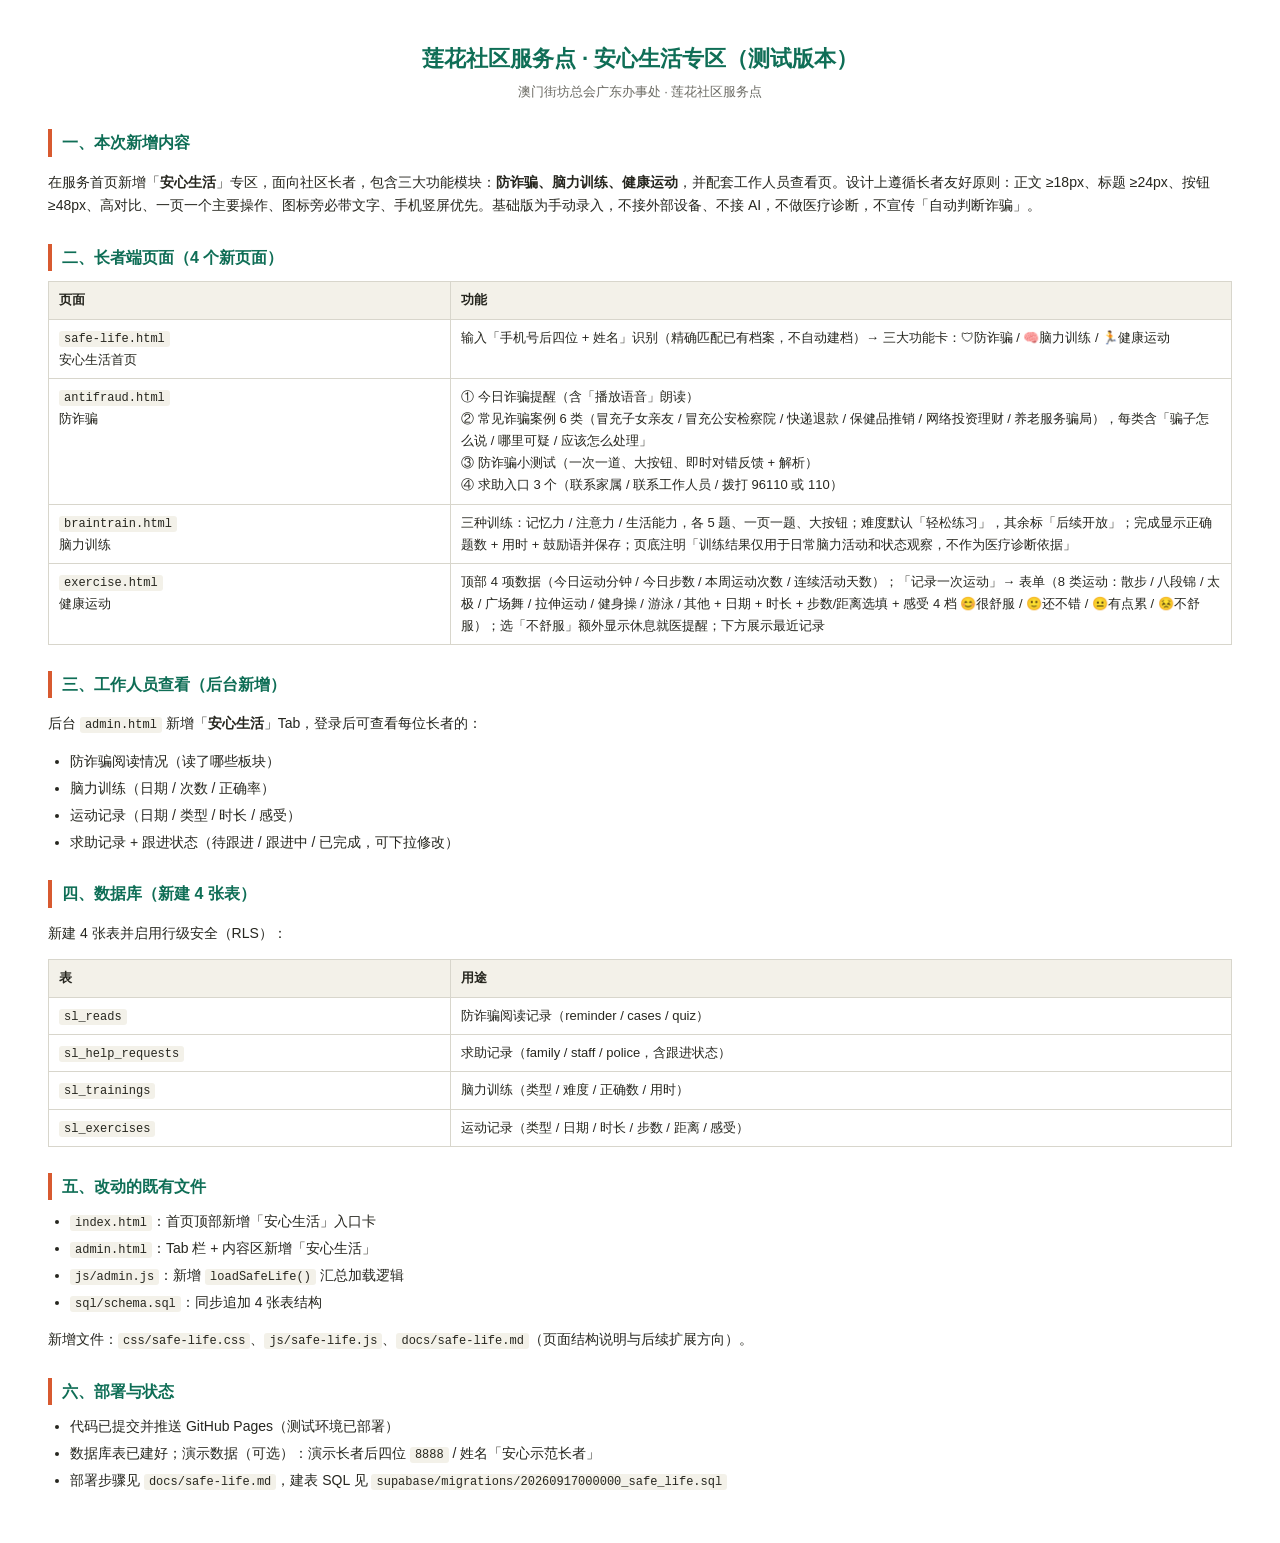
<file: docs/safe-life-report.html>
<!DOCTYPE html>
<html lang="zh-CN">
<head>
<meta charset="UTF-8">
<title>安心生活专区（测试版本）</title>
<style>
  * { box-sizing: border-box; }
  body {
    font-family: "PingFang SC", "Hiragino Sans GB", "Microsoft YaHei", sans-serif;
    color: #26261f;
    line-height: 1.7;
    font-size: 14px;
    margin: 0;
    padding: 40px 48px;
  }
  h1 {
    font-size: 22px;
    color: #0F6E56;
    margin: 0 0 4px;
    text-align: center;
  }
  .sub {
    text-align: center;
    color: #6b6a63;
    font-size: 13px;
    margin-bottom: 26px;
  }
  h2 {
    font-size: 16px;
    color: #0F6E56;
    border-left: 4px solid #D85A30;
    padding-left: 10px;
    margin: 26px 0 10px;
  }
  table {
    width: 100%;
    border-collapse: collapse;
    margin: 8px 0 14px;
    font-size: 13px;
  }
  th, td {
    border: 1px solid #d8d6cc;
    padding: 7px 10px;
    text-align: left;
    vertical-align: top;
  }
  th {
    background: #f3f1e9;
    font-weight: 600;
  }
  ul { margin: 6px 0 12px; padding-left: 22px; }
  li { margin: 3px 0; }
  code {
    font-family: "SF Mono", Menlo, monospace;
    font-size: 12px;
    background: #f3f1e9;
    padding: 1px 5px;
    border-radius: 3px;
  }
  .note {
    background: #faf4ec;
    border: 1px solid #f0d9c4;
    border-radius: 6px;
    padding: 10px 14px;
    margin: 10px 0;
  }
</style>
</head>
<body>
<h1>莲花社区服务点 · 安心生活专区（测试版本）</h1>
<div class="sub">澳门街坊总会广东办事处 · 莲花社区服务点</div>

<h2>一、本次新增内容</h2>
<p>在服务首页新增「<b>安心生活</b>」专区，面向社区长者，包含三大功能模块：<b>防诈骗、脑力训练、健康运动</b>，并配套工作人员查看页。设计上遵循长者友好原则：正文 ≥18px、标题 ≥24px、按钮 ≥48px、高对比、一页一个主要操作、图标旁必带文字、手机竖屏优先。基础版为手动录入，不接外部设备、不接 AI，不做医疗诊断，不宣传「自动判断诈骗」。</p>

<h2>二、长者端页面（4 个新页面）</h2>
<table>
  <tr><th style="width:34%">页面</th><th>功能</th></tr>
  <tr>
    <td><code>safe-life.html</code><br>安心生活首页</td>
    <td>输入「手机号后四位 + 姓名」识别（精确匹配已有档案，不自动建档）→ 三大功能卡：🛡防诈骗 / 🧠脑力训练 / 🏃健康运动</td>
  </tr>
  <tr>
    <td><code>antifraud.html</code><br>防诈骗</td>
    <td>① 今日诈骗提醒（含「播放语音」朗读）<br>② 常见诈骗案例 6 类（冒充子女亲友 / 冒充公安检察院 / 快递退款 / 保健品推销 / 网络投资理财 / 养老服务骗局），每类含「骗子怎么说 / 哪里可疑 / 应该怎么处理」<br>③ 防诈骗小测试（一次一道、大按钮、即时对错反馈 + 解析）<br>④ 求助入口 3 个（联系家属 / 联系工作人员 / 拨打 96110 或 110）</td>
  </tr>
  <tr>
    <td><code>braintrain.html</code><br>脑力训练</td>
    <td>三种训练：记忆力 / 注意力 / 生活能力，各 5 题、一页一题、大按钮；难度默认「轻松练习」，其余标「后续开放」；完成显示正确题数 + 用时 + 鼓励语并保存；页底注明「训练结果仅用于日常脑力活动和状态观察，不作为医疗诊断依据」</td>
  </tr>
  <tr>
    <td><code>exercise.html</code><br>健康运动</td>
    <td>顶部 4 项数据（今日运动分钟 / 今日步数 / 本周运动次数 / 连续活动天数）；「记录一次运动」→ 表单（8 类运动：散步 / 八段锦 / 太极 / 广场舞 / 拉伸运动 / 健身操 / 游泳 / 其他 + 日期 + 时长 + 步数/距离选填 + 感受 4 档 😊很舒服 / 🙂还不错 / 😐有点累 / 😣不舒服）；选「不舒服」额外显示休息就医提醒；下方展示最近记录</td>
  </tr>
</table>

<h2>三、工作人员查看（后台新增）</h2>
<p>后台 <code>admin.html</code> 新增「<b>安心生活</b>」Tab，登录后可查看每位长者的：</p>
<ul>
  <li>防诈骗阅读情况（读了哪些板块）</li>
  <li>脑力训练（日期 / 次数 / 正确率）</li>
  <li>运动记录（日期 / 类型 / 时长 / 感受）</li>
  <li>求助记录 + 跟进状态（待跟进 / 跟进中 / 已完成，可下拉修改）</li>
</ul>

<h2>四、数据库（新建 4 张表）</h2>
<p>新建 4 张表并启用行级安全（RLS）：</p>
<table>
  <tr><th style="width:34%">表</th><th>用途</th></tr>
  <tr><td><code>sl_reads</code></td><td>防诈骗阅读记录（reminder / cases / quiz）</td></tr>
  <tr><td><code>sl_help_requests</code></td><td>求助记录（family / staff / police，含跟进状态）</td></tr>
  <tr><td><code>sl_trainings</code></td><td>脑力训练（类型 / 难度 / 正确数 / 用时）</td></tr>
  <tr><td><code>sl_exercises</code></td><td>运动记录（类型 / 日期 / 时长 / 步数 / 距离 / 感受）</td></tr>
</table>

<h2>五、改动的既有文件</h2>
<ul>
  <li><code>index.html</code>：首页顶部新增「安心生活」入口卡</li>
  <li><code>admin.html</code>：Tab 栏 + 内容区新增「安心生活」</li>
  <li><code>js/admin.js</code>：新增 <code>loadSafeLife()</code> 汇总加载逻辑</li>
  <li><code>sql/schema.sql</code>：同步追加 4 张表结构</li>
</ul>
<p>新增文件：<code>css/safe-life.css</code>、<code>js/safe-life.js</code>、<code>docs/safe-life.md</code>（页面结构说明与后续扩展方向）。</p>

<h2>六、部署与状态</h2>
<ul>
  <li>代码已提交并推送 GitHub Pages（测试环境已部署）</li>
  <li>数据库表已建好；演示数据（可选）：演示长者后四位 <code>8888</code> / 姓名「安心示范长者」</li>
  <li>部署步骤见 <code>docs/safe-life.md</code>，建表 SQL 见 <code>supabase/migrations/20260917000000_safe_life.sql</code></li>
</ul>

</body>
</html>
</file>
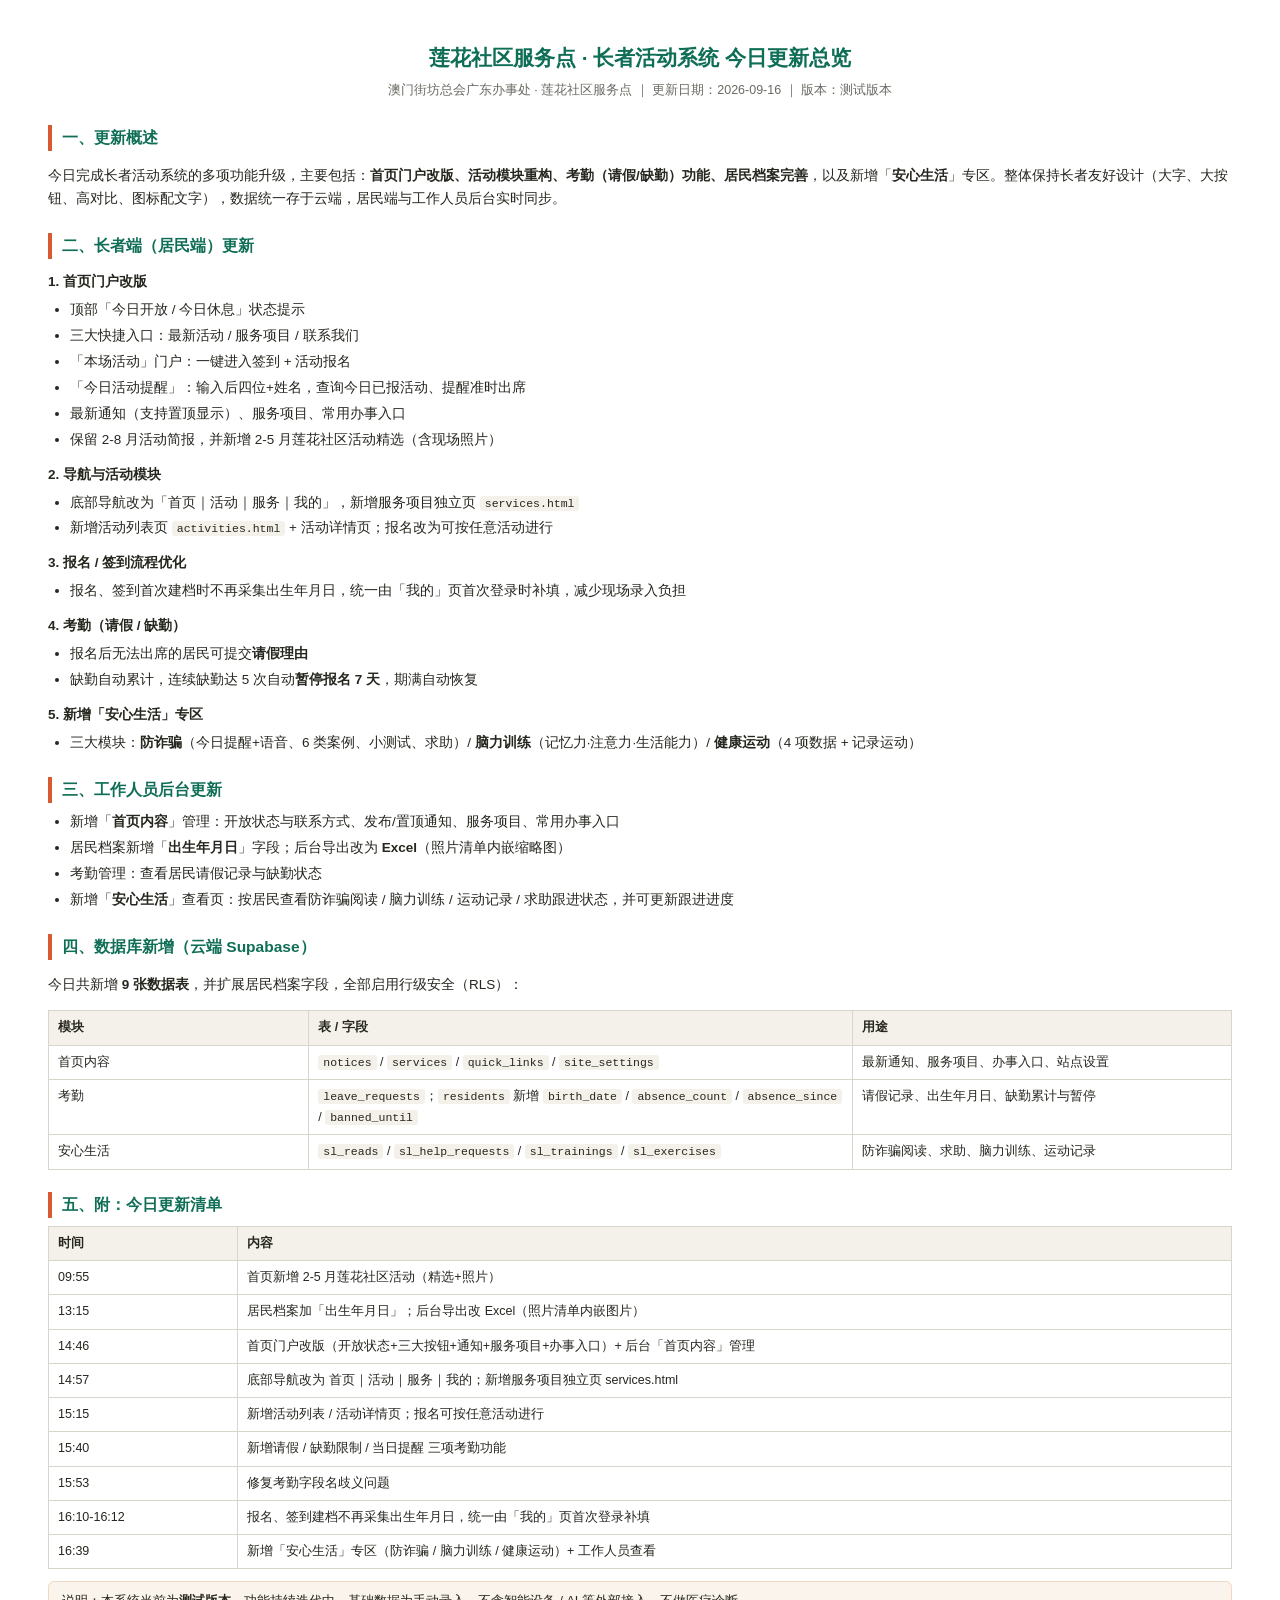
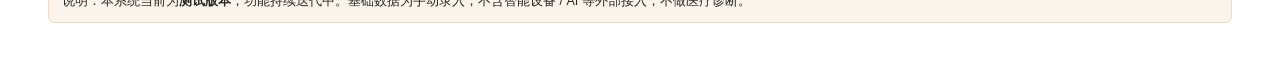
<file: docs/today-report.html>
<!DOCTYPE html>
<html lang="zh-CN">
<head>
<meta charset="UTF-8">
<title>今日更新总览（测试版本）</title>
<style>
  * { box-sizing: border-box; }
  body {
    font-family: "PingFang SC", "Hiragino Sans GB", "Microsoft YaHei", sans-serif;
    color: #26261f;
    line-height: 1.7;
    font-size: 13.5px;
    margin: 0;
    padding: 40px 48px;
  }
  h1 {
    font-size: 21px;
    color: #0F6E56;
    margin: 0 0 4px;
    text-align: center;
  }
  .sub {
    text-align: center;
    color: #6b6a63;
    font-size: 12.5px;
    margin-bottom: 24px;
  }
  h2 {
    font-size: 15.5px;
    color: #0F6E56;
    border-left: 4px solid #D85A30;
    padding-left: 10px;
    margin: 22px 0 8px;
  }
  h3 {
    font-size: 13.5px;
    color: #26261f;
    margin: 12px 0 4px;
  }
  table {
    width: 100%;
    border-collapse: collapse;
    margin: 6px 0 12px;
    font-size: 12.5px;
  }
  th, td {
    border: 1px solid #d8d6cc;
    padding: 6px 9px;
    text-align: left;
    vertical-align: top;
  }
  th {
    background: #f3f1e9;
    font-weight: 600;
  }
  ul { margin: 5px 0 10px; padding-left: 22px; }
  li { margin: 3px 0; }
  code {
    font-family: "SF Mono", Menlo, monospace;
    font-size: 11.5px;
    background: #f3f1e9;
    padding: 1px 5px;
    border-radius: 3px;
  }
  .note {
    background: #faf4ec;
    border: 1px solid #f0d9c4;
    border-radius: 6px;
    padding: 9px 13px;
    margin: 8px 0;
    font-size: 12.5px;
  }
  .tag {
    display: inline-block;
    background: #e8f2ee;
    color: #0F6E56;
    font-size: 11px;
    border-radius: 4px;
    padding: 1px 7px;
    margin-right: 6px;
  }
</style>
</head>
<body>
<h1>莲花社区服务点 · 长者活动系统 今日更新总览</h1>
<div class="sub">澳门街坊总会广东办事处 · 莲花社区服务点 ｜ 更新日期：2026-09-16 ｜ 版本：测试版本</div>

<h2>一、更新概述</h2>
<p>今日完成长者活动系统的多项功能升级，主要包括：<b>首页门户改版、活动模块重构、考勤（请假/缺勤）功能、居民档案完善</b>，以及新增「<b>安心生活</b>」专区。整体保持长者友好设计（大字、大按钮、高对比、图标配文字），数据统一存于云端，居民端与工作人员后台实时同步。</p>

<h2>二、长者端（居民端）更新</h2>
<h3>1. 首页门户改版</h3>
<ul>
  <li>顶部「今日开放 / 今日休息」状态提示</li>
  <li>三大快捷入口：最新活动 / 服务项目 / 联系我们</li>
  <li>「本场活动」门户：一键进入签到 + 活动报名</li>
  <li>「今日活动提醒」：输入后四位+姓名，查询今日已报活动、提醒准时出席</li>
  <li>最新通知（支持置顶显示）、服务项目、常用办事入口</li>
  <li>保留 2-8 月活动简报，并新增 2-5 月莲花社区活动精选（含现场照片）</li>
</ul>
<h3>2. 导航与活动模块</h3>
<ul>
  <li>底部导航改为「首页｜活动｜服务｜我的」，新增服务项目独立页 <code>services.html</code></li>
  <li>新增活动列表页 <code>activities.html</code> + 活动详情页；报名改为可按任意活动进行</li>
</ul>
<h3>3. 报名 / 签到流程优化</h3>
<ul>
  <li>报名、签到首次建档时不再采集出生年月日，统一由「我的」页首次登录时补填，减少现场录入负担</li>
</ul>
<h3>4. 考勤（请假 / 缺勤）</h3>
<ul>
  <li>报名后无法出席的居民可提交<b>请假理由</b></li>
  <li>缺勤自动累计，连续缺勤达 5 次自动<b>暂停报名 7 天</b>，期满自动恢复</li>
</ul>
<h3>5. 新增「安心生活」专区</h3>
<ul>
  <li>三大模块：<b>防诈骗</b>（今日提醒+语音、6 类案例、小测试、求助）/ <b>脑力训练</b>（记忆力·注意力·生活能力）/ <b>健康运动</b>（4 项数据 + 记录运动）</li>
</ul>

<h2>三、工作人员后台更新</h2>
<ul>
  <li>新增「<b>首页内容</b>」管理：开放状态与联系方式、发布/置顶通知、服务项目、常用办事入口</li>
  <li>居民档案新增「<b>出生年月日</b>」字段；后台导出改为 <b>Excel</b>（照片清单内嵌缩略图）</li>
  <li>考勤管理：查看居民请假记录与缺勤状态</li>
  <li>新增「<b>安心生活</b>」查看页：按居民查看防诈骗阅读 / 脑力训练 / 运动记录 / 求助跟进状态，并可更新跟进进度</li>
</ul>

<h2>四、数据库新增（云端 Supabase）</h2>
<p>今日共新增 <b>9 张数据表</b>，并扩展居民档案字段，全部启用行级安全（RLS）：</p>
<table>
  <tr><th style="width:22%">模块</th><th style="width:46%">表 / 字段</th><th>用途</th></tr>
  <tr><td>首页内容</td><td><code>notices</code> / <code>services</code> / <code>quick_links</code> / <code>site_settings</code></td><td>最新通知、服务项目、办事入口、站点设置</td></tr>
  <tr><td>考勤</td><td><code>leave_requests</code>；<code>residents</code> 新增 <code>birth_date</code> / <code>absence_count</code> / <code>absence_since</code> / <code>banned_until</code></td><td>请假记录、出生年月日、缺勤累计与暂停</td></tr>
  <tr><td>安心生活</td><td><code>sl_reads</code> / <code>sl_help_requests</code> / <code>sl_trainings</code> / <code>sl_exercises</code></td><td>防诈骗阅读、求助、脑力训练、运动记录</td></tr>
</table>

<h2>五、附：今日更新清单</h2>
<table>
  <tr><th style="width:16%">时间</th><th>内容</th></tr>
  <tr><td>09:55</td><td>首页新增 2-5 月莲花社区活动（精选+照片）</td></tr>
  <tr><td>13:15</td><td>居民档案加「出生年月日」；后台导出改 Excel（照片清单内嵌图片）</td></tr>
  <tr><td>14:46</td><td>首页门户改版（开放状态+三大按钮+通知+服务项目+办事入口）+ 后台「首页内容」管理</td></tr>
  <tr><td>14:57</td><td>底部导航改为 首页｜活动｜服务｜我的；新增服务项目独立页 services.html</td></tr>
  <tr><td>15:15</td><td>新增活动列表 / 活动详情页；报名可按任意活动进行</td></tr>
  <tr><td>15:40</td><td>新增请假 / 缺勤限制 / 当日提醒 三项考勤功能</td></tr>
  <tr><td>15:53</td><td>修复考勤字段名歧义问题</td></tr>
  <tr><td>16:10-16:12</td><td>报名、签到建档不再采集出生年月日，统一由「我的」页首次登录补填</td></tr>
  <tr><td>16:39</td><td>新增「安心生活」专区（防诈骗 / 脑力训练 / 健康运动）+ 工作人员查看</td></tr>
</table>

<div class="note">说明：本系统当前为<b>测试版本</b>，功能持续迭代中。基础数据为手动录入，不含智能设备 / AI 等外部接入，不做医疗诊断。</div>

</body>
</html>
</file>
